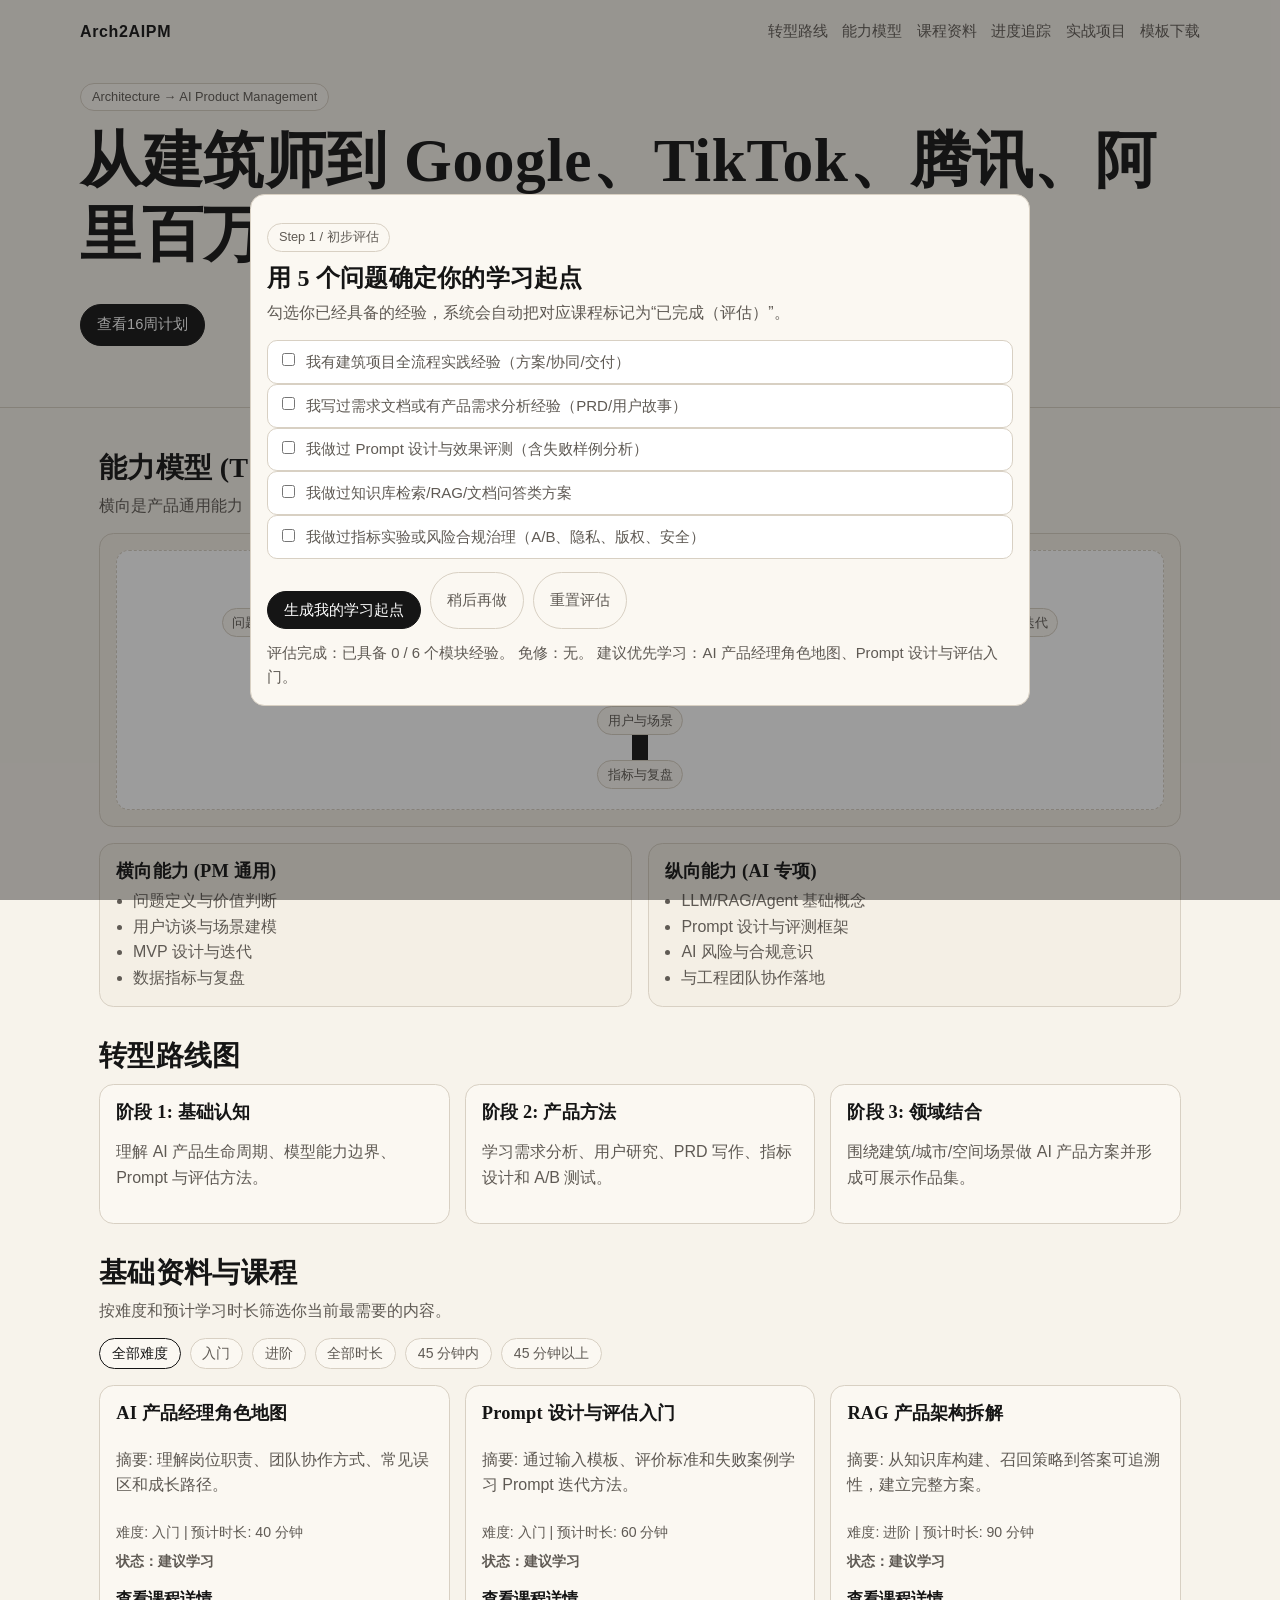
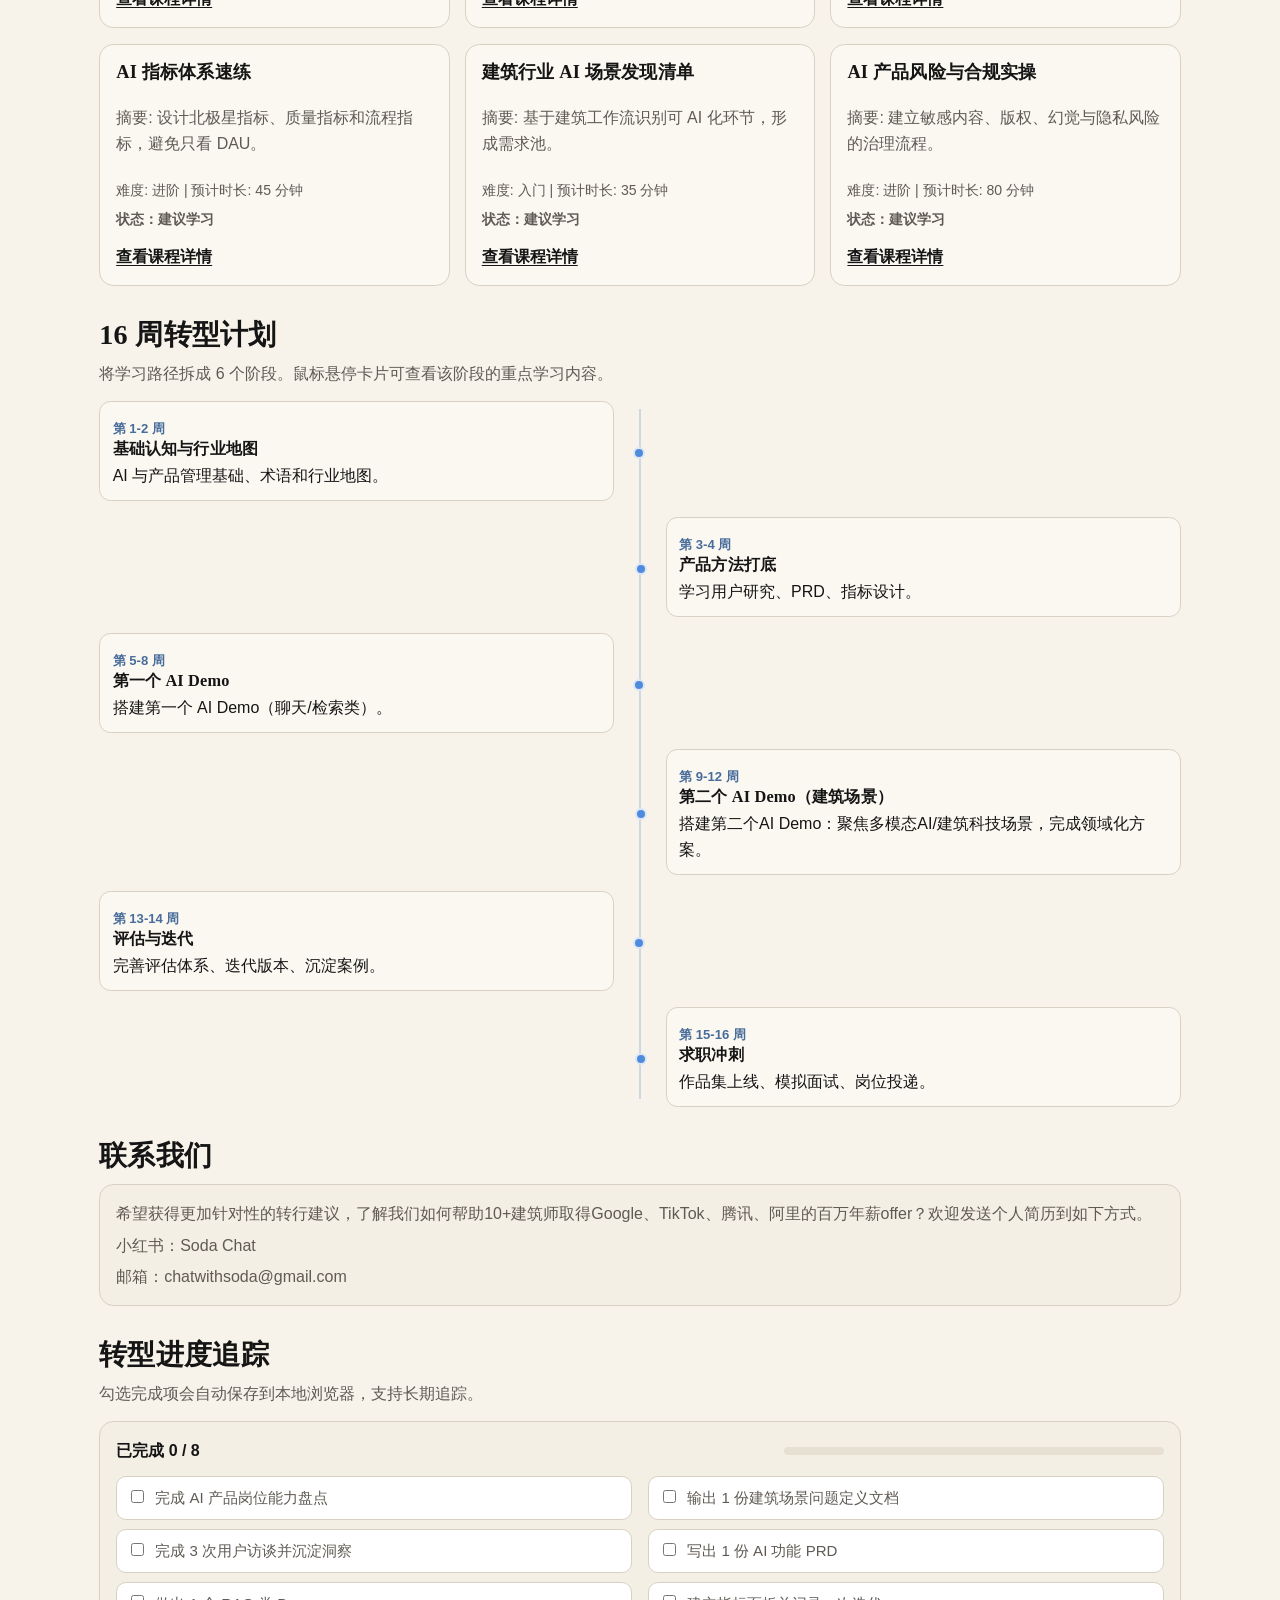
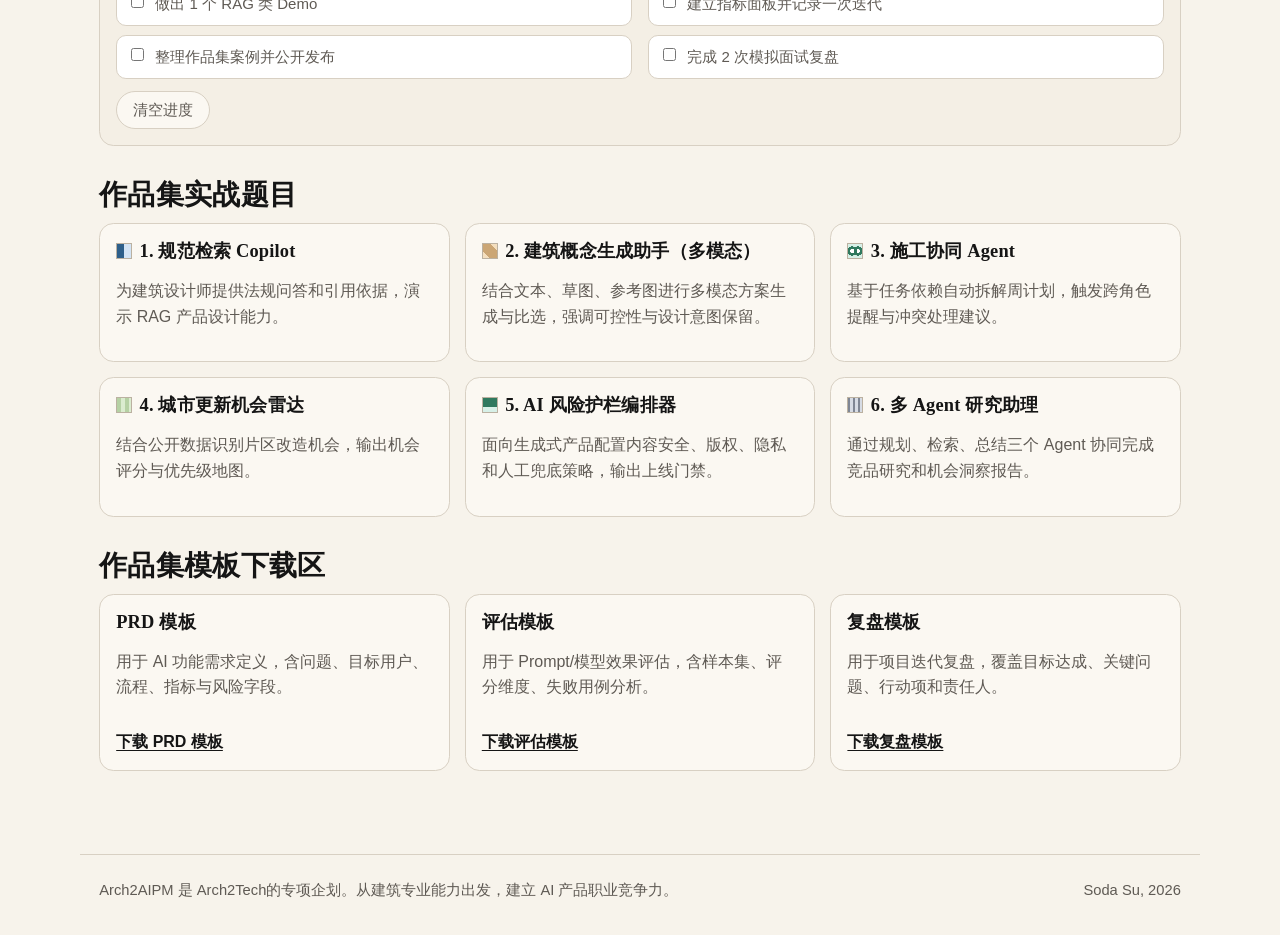
<file: index.html>
<!doctype html>
<html lang="zh-CN">
  <head>
    <meta charset="UTF-8" />
    <meta name="viewport" content="width=device-width, initial-scale=1.0" />
    <title>Arch2AIPM - 建筑师转型 AI 产品经理</title>
    <meta
      name="description"
      content="帮助建筑师系统转型为 AI 产品经理的学习网站：路线图、能力模型、项目实战与资料库。"
    />
    <link rel="stylesheet" href="styles.css?v=20260308b" />
  </head>
  <body>
    <header class="hero">
      <nav class="top-nav">
        <span class="logo">Arch2AIPM</span>
        <div class="nav-links">
          <a href="#roadmap">转型路线</a>
          <a href="#skills">能力模型</a>
          <a href="#course-library">课程资料</a>
          <a href="#tracker">进度追踪</a>
          <a href="#projects">实战项目</a>
          <a href="#templates">模板下载</a>
        </div>
      </nav>
      <div class="hero-content">
        <p class="badge">Architecture → AI Product Management</p>
        <h1>从建筑师到 Google、TikTok、腾讯、阿里百万年薪 offer，我也可以吗？</h1>
        <a class="cta" href="#plan">查看16周计划</a>
      </div>
    </header>

    <main>
      <section id="skills" class="card-section alt">
        <h2>能力模型 (T 型)</h2>
        <p class="section-intro">横向是产品通用能力，纵向是 AI 专项深度。两者叠加形成你的转型竞争力。</p>
        <div class="card t-model-card">
          <div class="t-model-viz" aria-hidden="true">
            <div class="t-bar-horizontal"></div>
            <div class="t-bar-vertical"></div>
            <div class="t-node t-node-top">AI 专项深度</div>
            <div class="t-node t-node-left">问题定义</div>
            <div class="t-node t-node-center">用户与场景</div>
            <div class="t-node t-node-right">MVP 与迭代</div>
            <div class="t-node t-node-bottom">指标与复盘</div>
          </div>
        </div>
        <div class="grid-2">
          <article class="card">
            <h3>横向能力 (PM 通用)</h3>
            <ul>
              <li>问题定义与价值判断</li>
              <li>用户访谈与场景建模</li>
              <li>MVP 设计与迭代</li>
              <li>数据指标与复盘</li>
            </ul>
          </article>
          <article class="card">
            <h3>纵向能力 (AI 专项)</h3>
            <ul>
              <li>LLM/RAG/Agent 基础概念</li>
              <li>Prompt 设计与评测框架</li>
              <li>AI 风险与合规意识</li>
              <li>与工程团队协作落地</li>
            </ul>
          </article>
        </div>
      </section>

      <section id="roadmap" class="card-section">
        <h2>转型路线图</h2>
        <div class="grid-3">
          <article class="card">
            <h3>阶段 1: 基础认知</h3>
            <p>理解 AI 产品生命周期、模型能力边界、Prompt 与评估方法。</p>
          </article>
          <article class="card">
            <h3>阶段 2: 产品方法</h3>
            <p>学习需求分析、用户研究、PRD 写作、指标设计和 A/B 测试。</p>
          </article>
          <article class="card">
            <h3>阶段 3: 领域结合</h3>
            <p>围绕建筑/城市/空间场景做 AI 产品方案并形成可展示作品集。</p>
          </article>
        </div>
      </section>

      <section id="course-library" class="card-section">
        <h2>基础资料与课程</h2>
        <p class="section-intro">
          按难度和预计学习时长筛选你当前最需要的内容。
        </p>
        <div class="filters" id="filters">
          <button class="filter-btn is-active" data-filter-type="level" data-filter-value="all" type="button">
            全部难度
          </button>
          <button class="filter-btn" data-filter-type="level" data-filter-value="beginner" type="button">
            入门
          </button>
          <button class="filter-btn" data-filter-type="level" data-filter-value="intermediate" type="button">
            进阶
          </button>
          <button class="filter-btn" data-filter-type="duration" data-filter-value="all" type="button">
            全部时长
          </button>
          <button class="filter-btn" data-filter-type="duration" data-filter-value="short" type="button">
            45 分钟内
          </button>
          <button class="filter-btn" data-filter-type="duration" data-filter-value="long" type="button">
            45 分钟以上
          </button>
        </div>

        <div class="grid-3" id="courseGrid">
          <article class="card course-card" data-level="beginner" data-duration="short" data-course-id="ai-pm-role-map">
            <h3>AI 产品经理角色地图</h3>
            <p>摘要: 理解岗位职责、团队协作方式、常见误区和成长路径。</p>
            <p class="meta">难度: 入门 | 预计时长: 40 分钟</p>
            <p class="course-status"></p>
            <a class="download-link" href="courses/course.html?id=ai-pm-role-map">查看课程详情</a>
          </article>
          <article class="card course-card" data-level="beginner" data-duration="long" data-course-id="prompt-and-evals">
            <h3>Prompt 设计与评估入门</h3>
            <p>摘要: 通过输入模板、评价标准和失败案例学习 Prompt 迭代方法。</p>
            <p class="meta">难度: 入门 | 预计时长: 60 分钟</p>
            <p class="course-status"></p>
            <a class="download-link" href="courses/course.html?id=prompt-and-evals">查看课程详情</a>
          </article>
          <article class="card course-card" data-level="intermediate" data-duration="long" data-course-id="rag-architecture">
            <h3>RAG 产品架构拆解</h3>
            <p>摘要: 从知识库构建、召回策略到答案可追溯性，建立完整方案。</p>
            <p class="meta">难度: 进阶 | 预计时长: 90 分钟</p>
            <p class="course-status"></p>
            <a class="download-link" href="courses/course.html?id=rag-architecture">查看课程详情</a>
          </article>
          <article class="card course-card" data-level="intermediate" data-duration="short" data-course-id="ai-metrics-sprint">
            <h3>AI 指标体系速练</h3>
            <p>摘要: 设计北极星指标、质量指标和流程指标，避免只看 DAU。</p>
            <p class="meta">难度: 进阶 | 预计时长: 45 分钟</p>
            <p class="course-status"></p>
            <a class="download-link" href="courses/course.html?id=ai-metrics-sprint">查看课程详情</a>
          </article>
          <article class="card course-card" data-level="beginner" data-duration="short" data-course-id="architecture-ai-opportunity-map">
            <h3>建筑行业 AI 场景发现清单</h3>
            <p>摘要: 基于建筑工作流识别可 AI 化环节，形成需求池。</p>
            <p class="meta">难度: 入门 | 预计时长: 35 分钟</p>
            <p class="course-status"></p>
            <a class="download-link" href="courses/course.html?id=architecture-ai-opportunity-map">查看课程详情</a>
          </article>
          <article class="card course-card" data-level="intermediate" data-duration="long" data-course-id="ai-risk-compliance">
            <h3>AI 产品风险与合规实操</h3>
            <p>摘要: 建立敏感内容、版权、幻觉与隐私风险的治理流程。</p>
            <p class="meta">难度: 进阶 | 预计时长: 80 分钟</p>
            <p class="course-status"></p>
            <a class="download-link" href="courses/course.html?id=ai-risk-compliance">查看课程详情</a>
          </article>
        </div>
      </section>

      <section id="plan" class="card-section">
        <h2>16 周转型计划</h2>
        <p class="section-intro">将学习路径拆成 6 个阶段。鼠标悬停卡片可查看该阶段的重点学习内容。</p>
        <div class="timeline-16" aria-label="16 周转型时间线">
          <article class="timeline-step left">
            <p class="timeline-week">第 1-2 周</p>
            <h3>基础认知与行业地图</h3>
            <p>AI 与产品管理基础、术语和行业地图。</p>
            <div class="plan-tooltip" role="note">
              学习重点：AI 产品生命周期、角色分工、行业价值链与岗位能力映射。
            </div>
          </article>
          <article class="timeline-step right">
            <p class="timeline-week">第 3-4 周</p>
            <h3>产品方法打底</h3>
            <p>学习用户研究、PRD、指标设计。</p>
            <div class="plan-tooltip" role="note">
              学习重点：访谈提纲、需求澄清、PRD 结构化表达、北极星指标定义。
            </div>
          </article>
          <article class="timeline-step left">
            <p class="timeline-week">第 5-8 周</p>
            <h3>第一个 AI Demo</h3>
            <p>搭建第一个 AI Demo（聊天/检索类）。</p>
            <div class="plan-tooltip" role="note">
              学习重点：最小可用流程、Prompt 迭代、基础评测集、日志与错误分类。
            </div>
          </article>
          <article class="timeline-step right">
            <p class="timeline-week">第 9-12 周</p>
            <h3>第二个 AI Demo（建筑场景）</h3>
            <p>搭建第二个AI Demo：聚焦多模态AI/建筑科技场景，完成领域化方案。</p>
            <div class="plan-tooltip" role="note">
              学习重点：建筑业务流程建模、领域数据组织、RAG 可追溯输出与风险边界。
            </div>
          </article>
          <article class="timeline-step left">
            <p class="timeline-week">第 13-14 周</p>
            <h3>评估与迭代</h3>
            <p>完善评估体系、迭代版本、沉淀案例。</p>
            <div class="plan-tooltip" role="note">
              学习重点：离线评估、线上指标看板、版本对比与复盘模板沉淀。
            </div>
          </article>
          <article class="timeline-step right">
            <p class="timeline-week">第 15-16 周</p>
            <h3>求职冲刺</h3>
            <p>作品集上线、模拟面试、岗位投递。</p>
            <div class="plan-tooltip" role="note">
              学习重点：项目叙事、STAR 面试表达、岗位匹配策略与简历打磨。
            </div>
          </article>
        </div>
      </section>

      <section id="contact" class="card-section alt">
        <h2>联系我们</h2>
        <div class="card contact-card">
          <p>希望获得更加针对性的转行建议，了解我们如何帮助10+建筑师取得Google、TikTok、腾讯、阿里的百万年薪offer？欢迎发送个人简历到如下方式。</p>
          <p>小红书：Soda Chat</p>
          <p>邮箱：chatwithsoda@gmail.com</p>
        </div>
      </section>

      <section id="tracker" class="card-section alt">
        <h2>转型进度追踪</h2>
        <p class="section-intro">
          勾选完成项会自动保存到本地浏览器，支持长期追踪。
        </p>
        <div class="card tracker-shell">
          <div class="tracker-header">
            <strong id="progressText">已完成 0 / 8</strong>
            <div class="progress-bar" aria-hidden="true">
              <span id="progressFill"></span>
            </div>
          </div>
          <div class="task-list" id="taskList">
            <label><input type="checkbox" data-task-id="t1" />完成 AI 产品岗位能力盘点</label>
            <label><input type="checkbox" data-task-id="t2" />输出 1 份建筑场景问题定义文档</label>
            <label><input type="checkbox" data-task-id="t3" />完成 3 次用户访谈并沉淀洞察</label>
            <label><input type="checkbox" data-task-id="t4" />写出 1 份 AI 功能 PRD</label>
            <label><input type="checkbox" data-task-id="t5" />做出 1 个 RAG 类 Demo</label>
            <label><input type="checkbox" data-task-id="t6" />建立指标面板并记录一次迭代</label>
            <label><input type="checkbox" data-task-id="t7" />整理作品集案例并公开发布</label>
            <label><input type="checkbox" data-task-id="t8" />完成 2 次模拟面试复盘</label>
          </div>
          <div class="tracker-actions">
            <button id="resetTracker" class="ghost-btn" type="button">清空进度</button>
          </div>
        </div>
      </section>

      <section id="projects" class="card-section">
        <h2>作品集实战题目</h2>
        <div class="grid-3 project-grid">
          <article class="card">
            <h3><span class="pixel-icon px-book" aria-hidden="true"></span>1. 规范检索 Copilot</h3>
            <p>为建筑设计师提供法规问答和引用依据，演示 RAG 产品设计能力。</p>
          </article>
          <article class="card">
            <h3><span class="pixel-icon px-cube" aria-hidden="true"></span>2. 建筑概念生成助手（多模态）</h3>
            <p>结合文本、草图、参考图进行多模态方案生成与比选，强调可控性与设计意图保留。</p>
          </article>
          <article class="card">
            <h3><span class="pixel-icon px-loop" aria-hidden="true"></span>3. 施工协同 Agent</h3>
            <p>基于任务依赖自动拆解周计划，触发跨角色提醒与冲突处理建议。</p>
          </article>
          <article class="card">
            <h3><span class="pixel-icon px-map" aria-hidden="true"></span>4. 城市更新机会雷达</h3>
            <p>结合公开数据识别片区改造机会，输出机会评分与优先级地图。</p>
          </article>
          <article class="card">
            <h3><span class="pixel-icon px-shield" aria-hidden="true"></span>5. AI 风险护栏编排器</h3>
            <p>面向生成式产品配置内容安全、版权、隐私和人工兜底策略，输出上线门禁。</p>
          </article>
          <article class="card">
            <h3><span class="pixel-icon px-grid" aria-hidden="true"></span>6. 多 Agent 研究助理</h3>
            <p>通过规划、检索、总结三个 Agent 协同完成竞品研究和机会洞察报告。</p>
          </article>
        </div>
      </section>

      <section id="templates" class="card-section">
        <h2>作品集模板下载区</h2>
        <div class="grid-3">
          <article class="card">
            <h3>PRD 模板</h3>
            <p>用于 AI 功能需求定义，含问题、目标用户、流程、指标与风险字段。</p>
            <a class="download-link" href="templates/ai-prd-template.md" download>下载 PRD 模板</a>
          </article>
          <article class="card">
            <h3>评估模板</h3>
            <p>用于 Prompt/模型效果评估，含样本集、评分维度、失败用例分析。</p>
            <a class="download-link" href="templates/ai-evaluation-template.md" download>下载评估模板</a>
          </article>
          <article class="card">
            <h3>复盘模板</h3>
            <p>用于项目迭代复盘，覆盖目标达成、关键问题、行动项和责任人。</p>
            <a class="download-link" href="templates/iteration-retrospective-template.md" download>下载复盘模板</a>
          </article>
        </div>
      </section>

    </main>

    <footer>
      <p>Arch2AIPM 是 Arch2Tech的专项企划。从建筑专业能力出发，建立 AI 产品职业竞争力。</p>
      <p class="footer-sign">Soda Su, 2026</p>
    </footer>

    <div id="assessmentModal" class="modal" aria-hidden="true">
      <div class="modal-card">
        <p class="badge">Step 1 / 初步评估</p>
        <h2>用 5 个问题确定你的学习起点</h2>
        <p class="section-intro">
          勾选你已经具备的经验，系统会自动把对应课程标记为“已完成（评估）”。
        </p>
        <form id="assessmentForm" class="assessment-form">
          <label><input type="checkbox" data-question-id="q1" />我有建筑项目全流程实践经验（方案/协同/交付）</label>
          <label><input type="checkbox" data-question-id="q2" />我写过需求文档或有产品需求分析经验（PRD/用户故事）</label>
          <label><input type="checkbox" data-question-id="q3" />我做过 Prompt 设计与效果评测（含失败样例分析）</label>
          <label><input type="checkbox" data-question-id="q4" />我做过知识库检索/RAG/文档问答类方案</label>
          <label><input type="checkbox" data-question-id="q5" />我做过指标实验或风险合规治理（A/B、隐私、版权、安全）</label>
        </form>
        <div class="assessment-actions">
          <button id="runAssessment" type="button" class="cta">生成我的学习起点</button>
          <button id="closeAssessment" type="button" class="ghost-btn">稍后再做</button>
          <button id="resetAssessment" type="button" class="ghost-btn">重置评估</button>
        </div>
        <p id="assessmentSummary" class="assessment-summary">
          还未评估。完成后会显示“免修模块”和“建议优先学习模块”。
        </p>
      </div>
    </div>
    <script src="script.js"></script>
  </body>
</html>
</file>
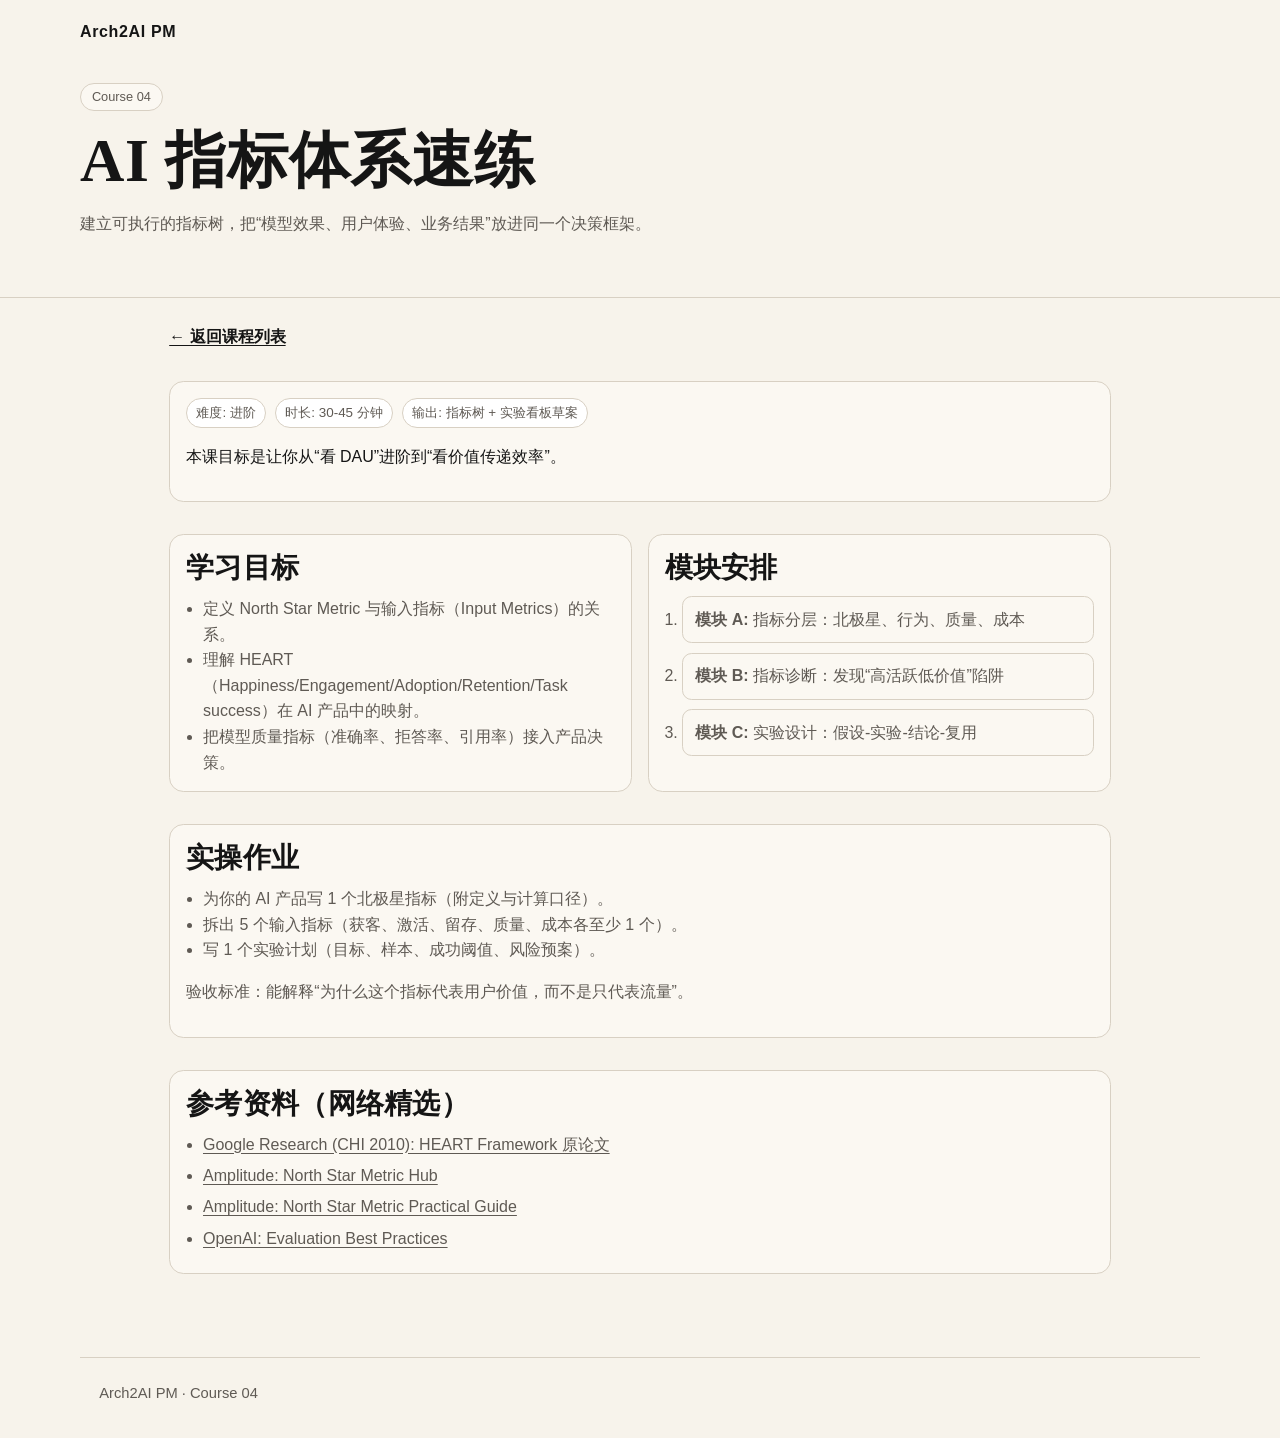
<file: courses/ai-metrics-sprint.html>
<!doctype html>
<html lang="zh-CN">
  <head>
    <meta charset="UTF-8" />
    <meta name="viewport" content="width=device-width, initial-scale=1.0" />
    <title>课程详情 - AI 指标体系速练</title>
    <meta name="description" content="AI 产品指标体系：北极星、HEART、质量评估与实验闭环。" />
    <link rel="stylesheet" href="../styles.css" />
  </head>
  <body>
    <header class="hero">
      <nav class="top-nav"><span class="logo">Arch2AI PM</span></nav>
      <div class="hero-content">
        <p class="badge">Course 04</p>
        <h1>AI 指标体系速练</h1>
        <p>建立可执行的指标树，把“模型效果、用户体验、业务结果”放进同一个决策框架。</p>
      </div>
    </header>

    <main class="course-main">
      <a class="back-link" href="../index.html#course-library">← 返回课程列表</a>
      <section class="card-section">
        <article class="course-hero">
          <div class="course-meta">
            <span class="chip">难度: 进阶</span>
            <span class="chip">时长: 30-45 分钟</span>
            <span class="chip">输出: 指标树 + 实验看板草案</span>
          </div>
          <p>本课目标是让你从“看 DAU”进阶到“看价值传递效率”。</p>
        </article>
      </section>

      <section class="card-section grid-2">
        <article class="card">
          <h2>学习目标</h2>
          <ul class="learning-list">
            <li>定义 North Star Metric 与输入指标（Input Metrics）的关系。</li>
            <li>理解 HEART（Happiness/Engagement/Adoption/Retention/Task success）在 AI 产品中的映射。</li>
            <li>把模型质量指标（准确率、拒答率、引用率）接入产品决策。</li>
          </ul>
        </article>
        <article class="card">
          <h2>模块安排</h2>
          <ol class="timeline">
            <li><strong>模块 A:</strong> 指标分层：北极星、行为、质量、成本</li>
            <li><strong>模块 B:</strong> 指标诊断：发现“高活跃低价值”陷阱</li>
            <li><strong>模块 C:</strong> 实验设计：假设-实验-结论-复用</li>
          </ol>
        </article>
      </section>

      <section class="card-section">
        <article class="card deliverable">
          <h2>实操作业</h2>
          <ul class="learning-list">
            <li>为你的 AI 产品写 1 个北极星指标（附定义与计算口径）。</li>
            <li>拆出 5 个输入指标（获客、激活、留存、质量、成本各至少 1 个）。</li>
            <li>写 1 个实验计划（目标、样本、成功阈值、风险预案）。</li>
          </ul>
          <p>验收标准：能解释“为什么这个指标代表用户价值，而不是只代表流量”。</p>
        </article>
      </section>

      <section class="card-section">
        <article class="card">
          <h2>参考资料（网络精选）</h2>
          <ul class="resource-list">
            <li><a href="https://research.google/pubs/measuring-the-user-experience-on-a-large-scale-user-centered-metrics-for-web-applications/" target="_blank" rel="noreferrer">Google Research (CHI 2010): HEART Framework 原论文</a></li>
            <li><a href="https://amplitude.com/north-star-hub" target="_blank" rel="noreferrer">Amplitude: North Star Metric Hub</a></li>
            <li><a href="https://amplitude.com/en-us/blog/product-north-star-metric" target="_blank" rel="noreferrer">Amplitude: North Star Metric Practical Guide</a></li>
            <li><a href="https://platform.openai.com/docs/guides/evaluation-best-practices" target="_blank" rel="noreferrer">OpenAI: Evaluation Best Practices</a></li>
          </ul>
        </article>
      </section>
    </main>

    <footer><p>Arch2AI PM · Course 04</p></footer>
  </body>
</html>
</file>
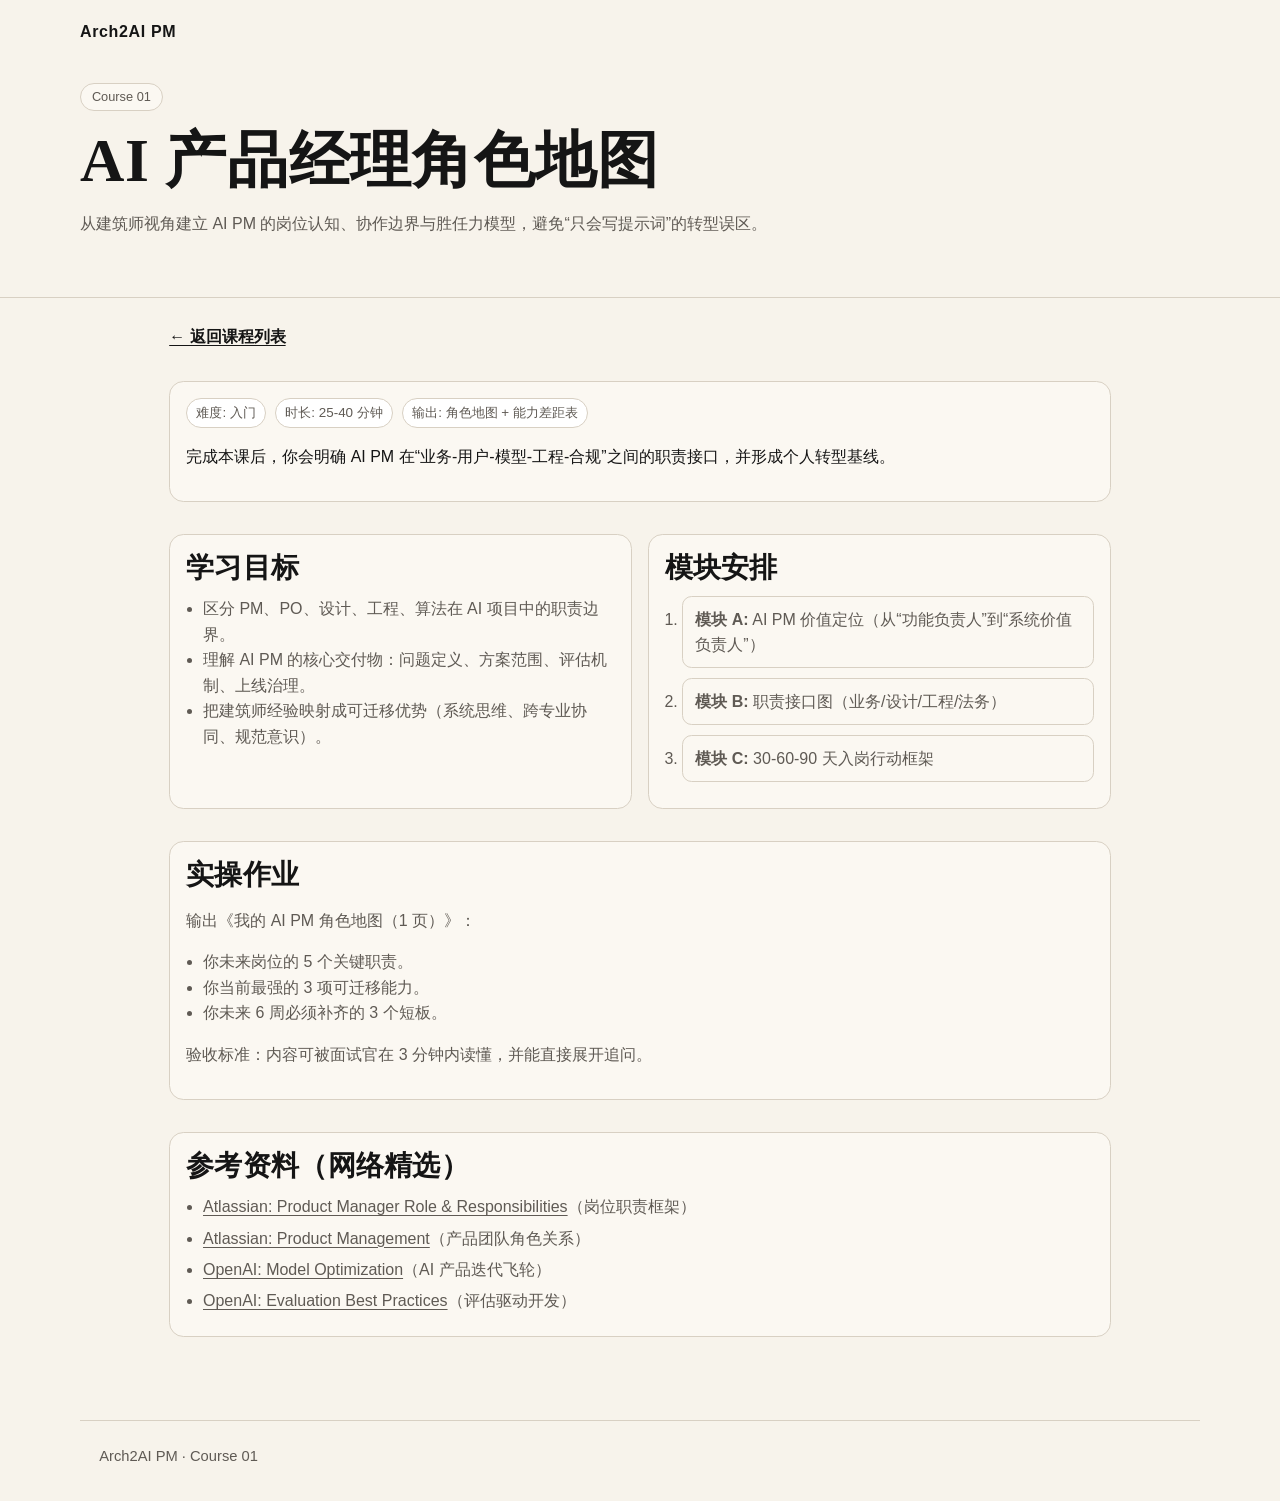
<file: courses/ai-pm-role-map.html>
<!doctype html>
<html lang="zh-CN">
  <head>
    <meta charset="UTF-8" />
    <meta name="viewport" content="width=device-width, initial-scale=1.0" />
    <title>课程详情 - AI 产品经理角色地图</title>
    <meta name="description" content="建筑师转型 AI 产品经理课程：角色地图、能力栈、90 天行动方案。" />
    <link rel="stylesheet" href="../styles.css" />
  </head>
  <body>
    <header class="hero">
      <nav class="top-nav">
        <span class="logo">Arch2AI PM</span>
      </nav>
      <div class="hero-content">
        <p class="badge">Course 01</p>
        <h1>AI 产品经理角色地图</h1>
        <p>从建筑师视角建立 AI PM 的岗位认知、协作边界与胜任力模型，避免“只会写提示词”的转型误区。</p>
      </div>
    </header>

    <main class="course-main">
      <a class="back-link" href="../index.html#course-library">← 返回课程列表</a>
      <section class="card-section">
        <article class="course-hero">
          <div class="course-meta">
            <span class="chip">难度: 入门</span>
            <span class="chip">时长: 25-40 分钟</span>
            <span class="chip">输出: 角色地图 + 能力差距表</span>
          </div>
          <p>完成本课后，你会明确 AI PM 在“业务-用户-模型-工程-合规”之间的职责接口，并形成个人转型基线。</p>
        </article>
      </section>

      <section class="card-section grid-2">
        <article class="card">
          <h2>学习目标</h2>
          <ul class="learning-list">
            <li>区分 PM、PO、设计、工程、算法在 AI 项目中的职责边界。</li>
            <li>理解 AI PM 的核心交付物：问题定义、方案范围、评估机制、上线治理。</li>
            <li>把建筑师经验映射成可迁移优势（系统思维、跨专业协同、规范意识）。</li>
          </ul>
        </article>
        <article class="card">
          <h2>模块安排</h2>
          <ol class="timeline">
            <li><strong>模块 A:</strong> AI PM 价值定位（从“功能负责人”到“系统价值负责人”）</li>
            <li><strong>模块 B:</strong> 职责接口图（业务/设计/工程/法务）</li>
            <li><strong>模块 C:</strong> 30-60-90 天入岗行动框架</li>
          </ol>
        </article>
      </section>

      <section class="card-section">
        <article class="card deliverable">
          <h2>实操作业</h2>
          <p>输出《我的 AI PM 角色地图（1 页）》：</p>
          <ul class="learning-list">
            <li>你未来岗位的 5 个关键职责。</li>
            <li>你当前最强的 3 项可迁移能力。</li>
            <li>你未来 6 周必须补齐的 3 个短板。</li>
          </ul>
          <p>验收标准：内容可被面试官在 3 分钟内读懂，并能直接展开追问。</p>
        </article>
      </section>

      <section class="card-section">
        <article class="card">
          <h2>参考资料（网络精选）</h2>
          <ul class="resource-list">
            <li><a href="https://www.atlassian.com/agile/product-management/product-manager" target="_blank" rel="noreferrer">Atlassian: Product Manager Role & Responsibilities</a>（岗位职责框架）</li>
            <li><a href="https://www.atlassian.com/agile/product-management" target="_blank" rel="noreferrer">Atlassian: Product Management</a>（产品团队角色关系）</li>
            <li><a href="https://platform.openai.com/docs/guides/model-optimization" target="_blank" rel="noreferrer">OpenAI: Model Optimization</a>（AI 产品迭代飞轮）</li>
            <li><a href="https://platform.openai.com/docs/guides/evaluation-best-practices" target="_blank" rel="noreferrer">OpenAI: Evaluation Best Practices</a>（评估驱动开发）</li>
          </ul>
        </article>
      </section>
    </main>

    <footer>
      <p>Arch2AI PM · Course 01</p>
    </footer>
  </body>
</html>
</file>
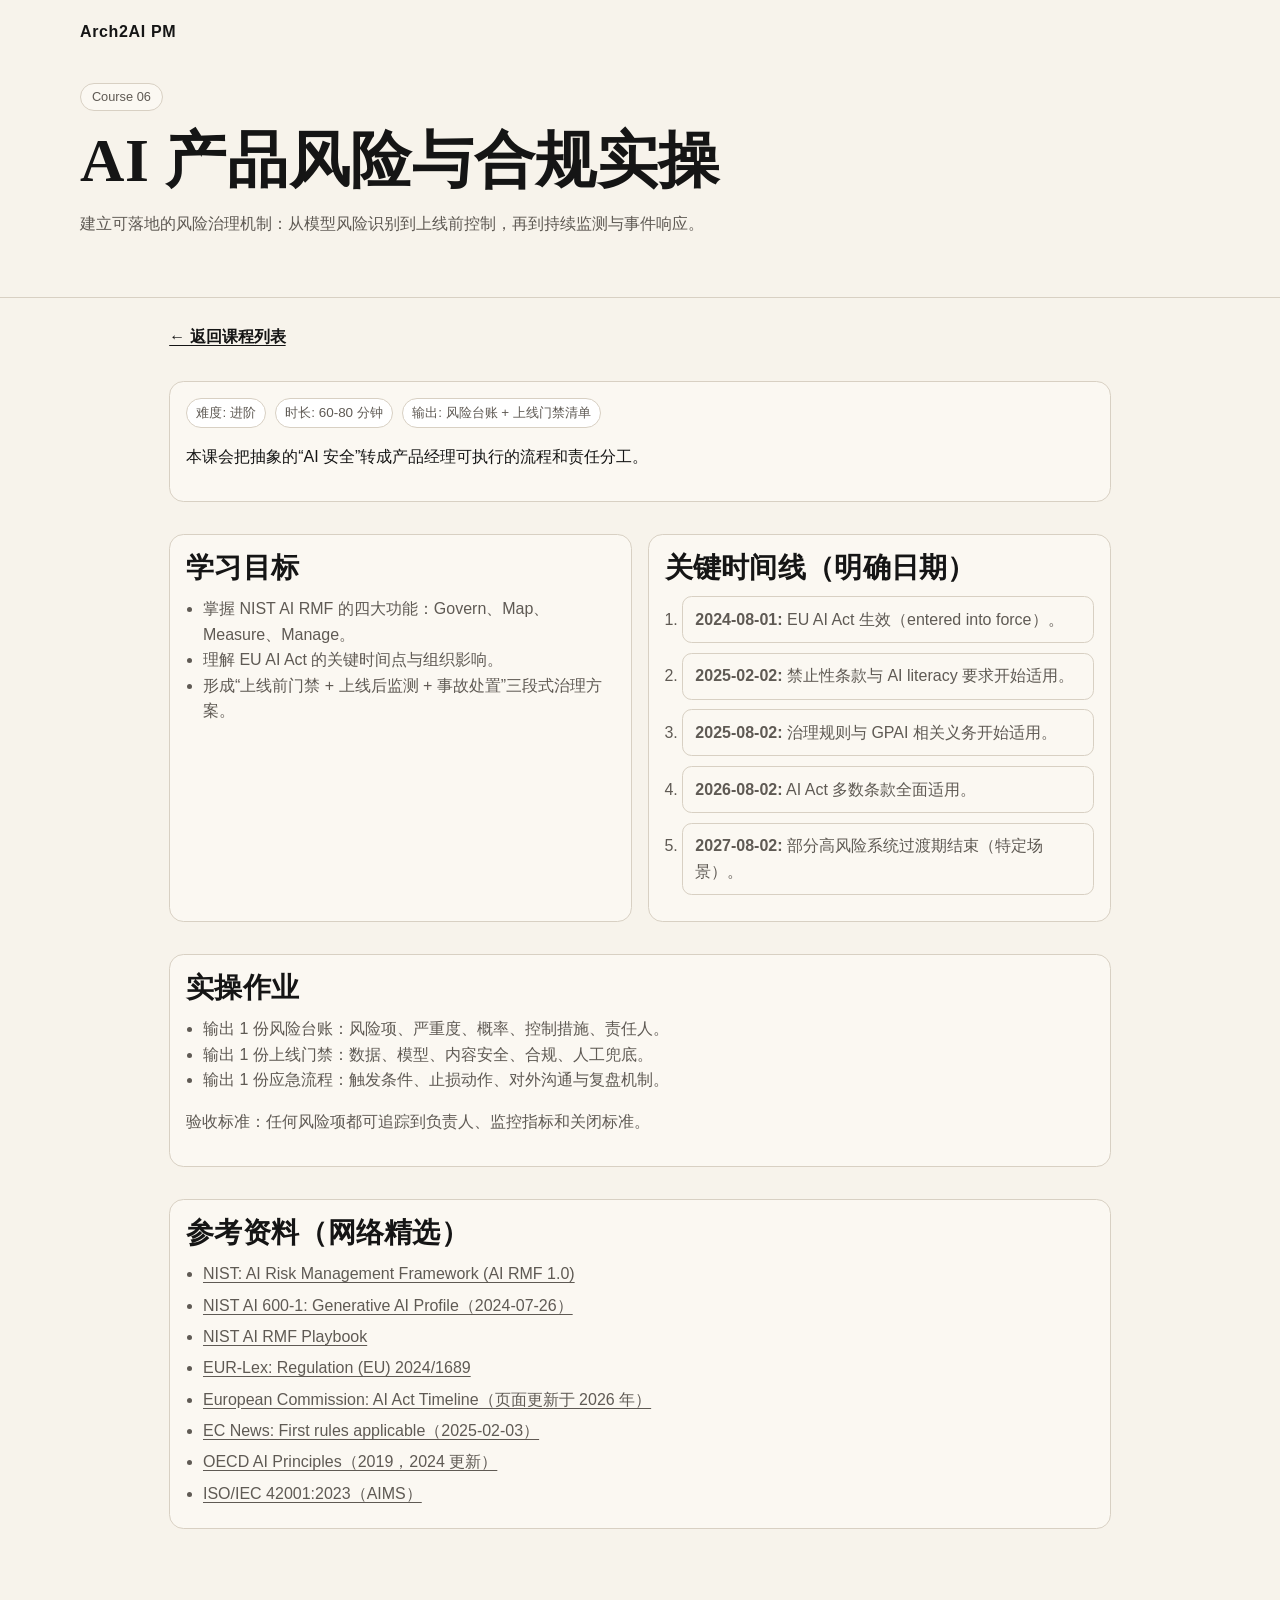
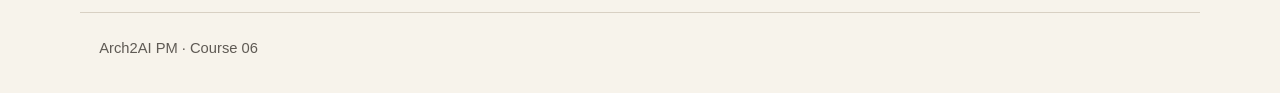
<file: courses/ai-risk-compliance.html>
<!doctype html>
<html lang="zh-CN">
  <head>
    <meta charset="UTF-8" />
    <meta name="viewport" content="width=device-width, initial-scale=1.0" />
    <title>课程详情 - AI 产品风险与合规实操</title>
    <meta name="description" content="AI 风险与合规课程：治理框架、法规时间线、上线前检查清单。" />
    <link rel="stylesheet" href="../styles.css" />
  </head>
  <body>
    <header class="hero">
      <nav class="top-nav"><span class="logo">Arch2AI PM</span></nav>
      <div class="hero-content">
        <p class="badge">Course 06</p>
        <h1>AI 产品风险与合规实操</h1>
        <p>建立可落地的风险治理机制：从模型风险识别到上线前控制，再到持续监测与事件响应。</p>
      </div>
    </header>

    <main class="course-main">
      <a class="back-link" href="../index.html#course-library">← 返回课程列表</a>
      <section class="card-section">
        <article class="course-hero">
          <div class="course-meta">
            <span class="chip">难度: 进阶</span>
            <span class="chip">时长: 60-80 分钟</span>
            <span class="chip">输出: 风险台账 + 上线门禁清单</span>
          </div>
          <p>本课会把抽象的“AI 安全”转成产品经理可执行的流程和责任分工。</p>
        </article>
      </section>

      <section class="card-section grid-2">
        <article class="card">
          <h2>学习目标</h2>
          <ul class="learning-list">
            <li>掌握 NIST AI RMF 的四大功能：Govern、Map、Measure、Manage。</li>
            <li>理解 EU AI Act 的关键时间点与组织影响。</li>
            <li>形成“上线前门禁 + 上线后监测 + 事故处置”三段式治理方案。</li>
          </ul>
        </article>
        <article class="card">
          <h2>关键时间线（明确日期）</h2>
          <ol class="timeline">
            <li><strong>2024-08-01:</strong> EU AI Act 生效（entered into force）。</li>
            <li><strong>2025-02-02:</strong> 禁止性条款与 AI literacy 要求开始适用。</li>
            <li><strong>2025-08-02:</strong> 治理规则与 GPAI 相关义务开始适用。</li>
            <li><strong>2026-08-02:</strong> AI Act 多数条款全面适用。</li>
            <li><strong>2027-08-02:</strong> 部分高风险系统过渡期结束（特定场景）。</li>
          </ol>
        </article>
      </section>

      <section class="card-section">
        <article class="card deliverable">
          <h2>实操作业</h2>
          <ul class="learning-list">
            <li>输出 1 份风险台账：风险项、严重度、概率、控制措施、责任人。</li>
            <li>输出 1 份上线门禁：数据、模型、内容安全、合规、人工兜底。</li>
            <li>输出 1 份应急流程：触发条件、止损动作、对外沟通与复盘机制。</li>
          </ul>
          <p>验收标准：任何风险项都可追踪到负责人、监控指标和关闭标准。</p>
        </article>
      </section>

      <section class="card-section">
        <article class="card">
          <h2>参考资料（网络精选）</h2>
          <ul class="resource-list">
            <li><a href="https://www.nist.gov/itl/ai-risk-management-framework" target="_blank" rel="noreferrer">NIST: AI Risk Management Framework (AI RMF 1.0)</a></li>
            <li><a href="https://www.nist.gov/publications/artificial-intelligence-risk-management-framework-generative-artificial-intelligence" target="_blank" rel="noreferrer">NIST AI 600-1: Generative AI Profile（2024-07-26）</a></li>
            <li><a href="https://www.nist.gov/itl/ai-risk-management-framework/nist-ai-rmf-playbook" target="_blank" rel="noreferrer">NIST AI RMF Playbook</a></li>
            <li><a href="https://eur-lex.europa.eu/eli/reg/2024/1689/oj" target="_blank" rel="noreferrer">EUR-Lex: Regulation (EU) 2024/1689</a></li>
            <li><a href="https://digital-strategy.ec.europa.eu/en/policies/regulatory-framework-ai" target="_blank" rel="noreferrer">European Commission: AI Act Timeline（页面更新于 2026 年）</a></li>
            <li><a href="https://digital-strategy.ec.europa.eu/en/news/first-rules-artificial-intelligence-act-are-now-applicable" target="_blank" rel="noreferrer">EC News: First rules applicable（2025-02-03）</a></li>
            <li><a href="https://oecd.ai/ai-principles/" target="_blank" rel="noreferrer">OECD AI Principles（2019，2024 更新）</a></li>
            <li><a href="https://www.iso.org/standard/42001" target="_blank" rel="noreferrer">ISO/IEC 42001:2023（AIMS）</a></li>
          </ul>
        </article>
      </section>
    </main>

    <footer><p>Arch2AI PM · Course 06</p></footer>
  </body>
</html>
</file>
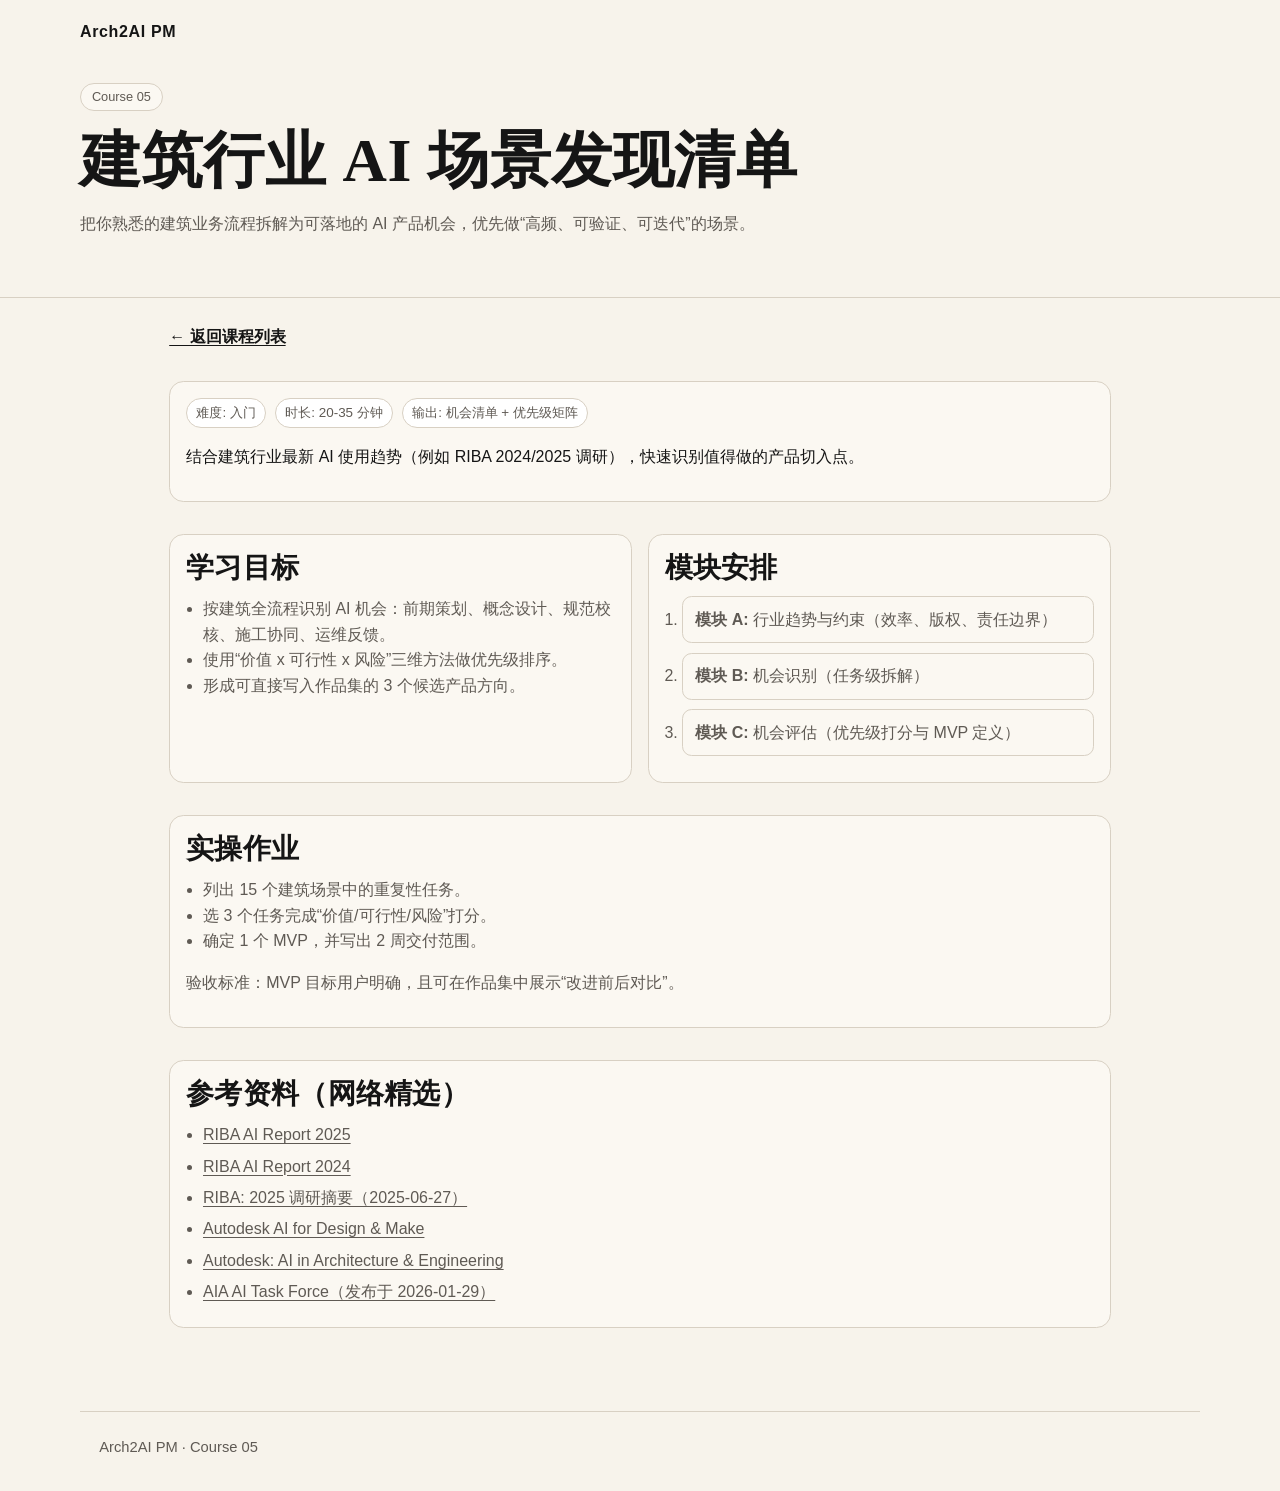
<file: courses/architecture-ai-opportunity-map.html>
<!doctype html>
<html lang="zh-CN">
  <head>
    <meta charset="UTF-8" />
    <meta name="viewport" content="width=device-width, initial-scale=1.0" />
    <title>课程详情 - 建筑行业 AI 场景发现清单</title>
    <meta name="description" content="建筑行业 AI 场景发现：从设计、规范、协作到交付的机会地图。" />
    <link rel="stylesheet" href="../styles.css" />
  </head>
  <body>
    <header class="hero">
      <nav class="top-nav"><span class="logo">Arch2AI PM</span></nav>
      <div class="hero-content">
        <p class="badge">Course 05</p>
        <h1>建筑行业 AI 场景发现清单</h1>
        <p>把你熟悉的建筑业务流程拆解为可落地的 AI 产品机会，优先做“高频、可验证、可迭代”的场景。</p>
      </div>
    </header>

    <main class="course-main">
      <a class="back-link" href="../index.html#course-library">← 返回课程列表</a>
      <section class="card-section">
        <article class="course-hero">
          <div class="course-meta">
            <span class="chip">难度: 入门</span>
            <span class="chip">时长: 20-35 分钟</span>
            <span class="chip">输出: 机会清单 + 优先级矩阵</span>
          </div>
          <p>结合建筑行业最新 AI 使用趋势（例如 RIBA 2024/2025 调研），快速识别值得做的产品切入点。</p>
        </article>
      </section>

      <section class="card-section grid-2">
        <article class="card">
          <h2>学习目标</h2>
          <ul class="learning-list">
            <li>按建筑全流程识别 AI 机会：前期策划、概念设计、规范校核、施工协同、运维反馈。</li>
            <li>使用“价值 x 可行性 x 风险”三维方法做优先级排序。</li>
            <li>形成可直接写入作品集的 3 个候选产品方向。</li>
          </ul>
        </article>
        <article class="card">
          <h2>模块安排</h2>
          <ol class="timeline">
            <li><strong>模块 A:</strong> 行业趋势与约束（效率、版权、责任边界）</li>
            <li><strong>模块 B:</strong> 机会识别（任务级拆解）</li>
            <li><strong>模块 C:</strong> 机会评估（优先级打分与 MVP 定义）</li>
          </ol>
        </article>
      </section>

      <section class="card-section">
        <article class="card deliverable">
          <h2>实操作业</h2>
          <ul class="learning-list">
            <li>列出 15 个建筑场景中的重复性任务。</li>
            <li>选 3 个任务完成“价值/可行性/风险”打分。</li>
            <li>确定 1 个 MVP，并写出 2 周交付范围。</li>
          </ul>
          <p>验收标准：MVP 目标用户明确，且可在作品集中展示“改进前后对比”。</p>
        </article>
      </section>

      <section class="card-section">
        <article class="card">
          <h2>参考资料（网络精选）</h2>
          <ul class="resource-list">
            <li><a href="https://www.architecture.com/knowledge-and-resources/resources-landing-page/riba-ai-report-2025" target="_blank" rel="noreferrer">RIBA AI Report 2025</a></li>
            <li><a href="https://www.architecture.com/knowledge-and-resources/resources-landing-page/riba-ai-report-2024" target="_blank" rel="noreferrer">RIBA AI Report 2024</a></li>
            <li><a href="https://www.architecture.com/knowledge-and-resources/knowledge-landing-page/second-riba-ai-report-shows-surge-in-usage-among-uk-architects" target="_blank" rel="noreferrer">RIBA: 2025 调研摘要（2025-06-27）</a></li>
            <li><a href="https://www.autodesk.com/solutions/autodesk-ai" target="_blank" rel="noreferrer">Autodesk AI for Design & Make</a></li>
            <li><a href="https://www.autodesk.com/solutions/ai-in-architecture-engineering" target="_blank" rel="noreferrer">Autodesk: AI in Architecture & Engineering</a></li>
            <li><a href="https://www.aia.org/resource-center/ai-task-force" target="_blank" rel="noreferrer">AIA AI Task Force（发布于 2026-01-29）</a></li>
          </ul>
        </article>
      </section>
    </main>

    <footer><p>Arch2AI PM · Course 05</p></footer>
  </body>
</html>
</file>
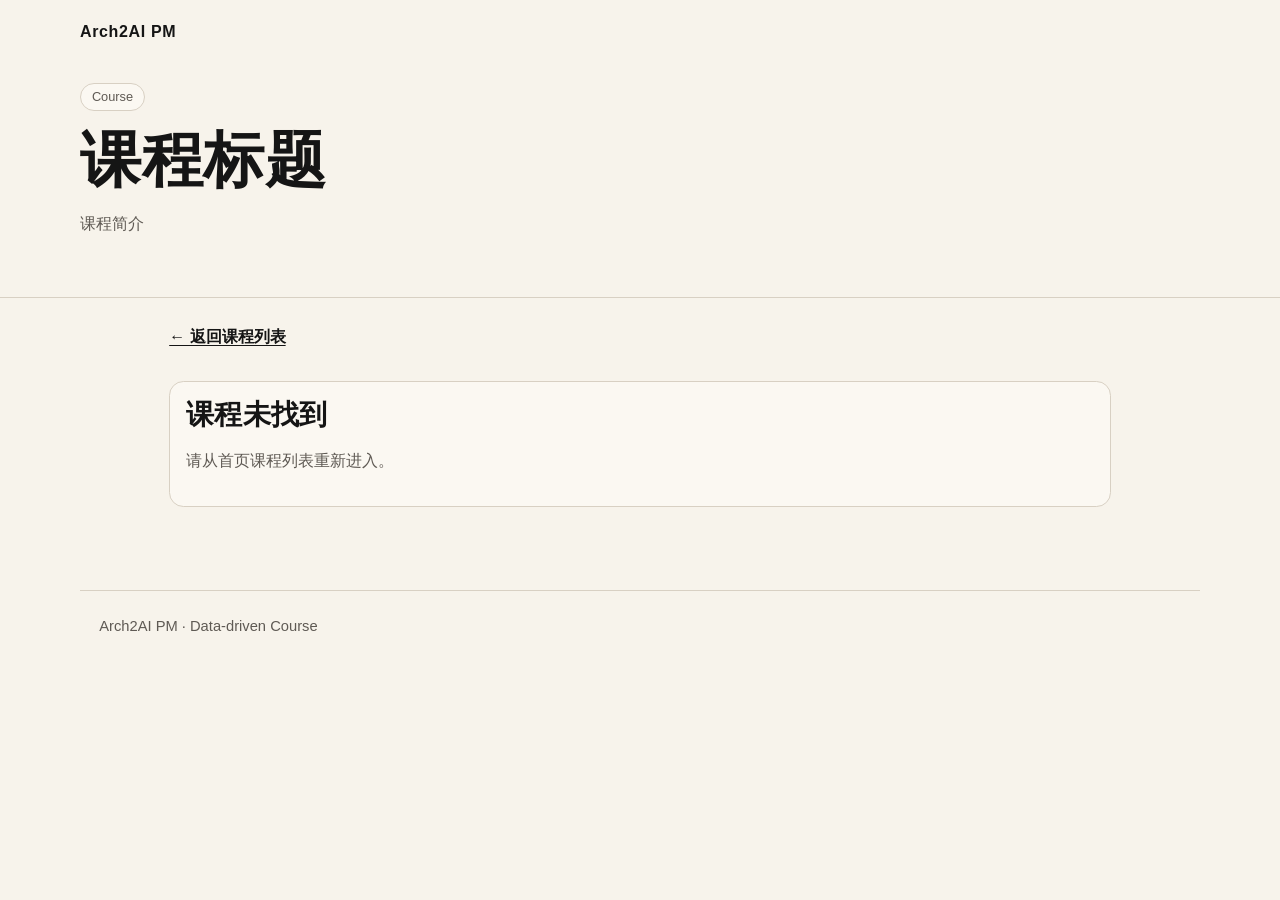
<file: courses/course.html>
<!doctype html>
<html lang="zh-CN">
  <head>
    <meta charset="UTF-8" />
    <meta name="viewport" content="width=device-width, initial-scale=1.0" />
    <title>课程详情</title>
    <meta name="description" content="Arch2AI PM 课程详情页面" />
    <link rel="stylesheet" href="../styles.css?v=20260308b" />
  </head>
  <body>
    <header class="hero">
      <nav class="top-nav">
        <span class="logo">Arch2AI PM</span>
      </nav>
      <div class="hero-content">
        <p class="badge" id="courseBadge">Course</p>
        <h1 id="courseTitle">课程标题</h1>
        <p id="courseSummary">课程简介</p>
      </div>
    </header>

    <main class="course-main">
      <a class="back-link" href="../index.html#course-library">← 返回课程列表</a>

      <section class="card-section">
        <article class="course-hero">
          <div class="course-meta">
            <span class="chip" id="chipDifficulty">难度:</span>
            <span class="chip" id="chipDuration">时长:</span>
            <span class="chip" id="chipOutput">输出:</span>
          </div>
        </article>
      </section>

      <section class="card-section grid-2">
        <article class="card">
          <h2>学习目标</h2>
          <ul class="learning-list" id="goalsList"></ul>
        </article>
        <article class="card">
          <h2>模块安排</h2>
          <ol class="timeline" id="modulesList"></ol>
        </article>
      </section>

      <section class="card-section" id="timelineSection" hidden>
        <article class="card">
          <h2>关键时间线（明确日期）</h2>
          <ol class="timeline" id="timelineList"></ol>
        </article>
      </section>

      <section class="card-section">
        <article class="card deliverable">
          <h2>实操作业</h2>
          <ul class="learning-list" id="assignmentsList"></ul>
          <p id="acceptance"></p>
        </article>
      </section>

      <section class="card-section">
        <article class="card">
          <h2>参考资料（网络精选）</h2>
          <ul class="resource-list" id="resources"></ul>
        </article>
      </section>
    </main>

    <footer>
      <p>Arch2AI PM · Data-driven Course</p>
    </footer>
    <script src="./courses-data.js"></script>
    <script src="./course.js"></script>
  </body>
</html>
</file>
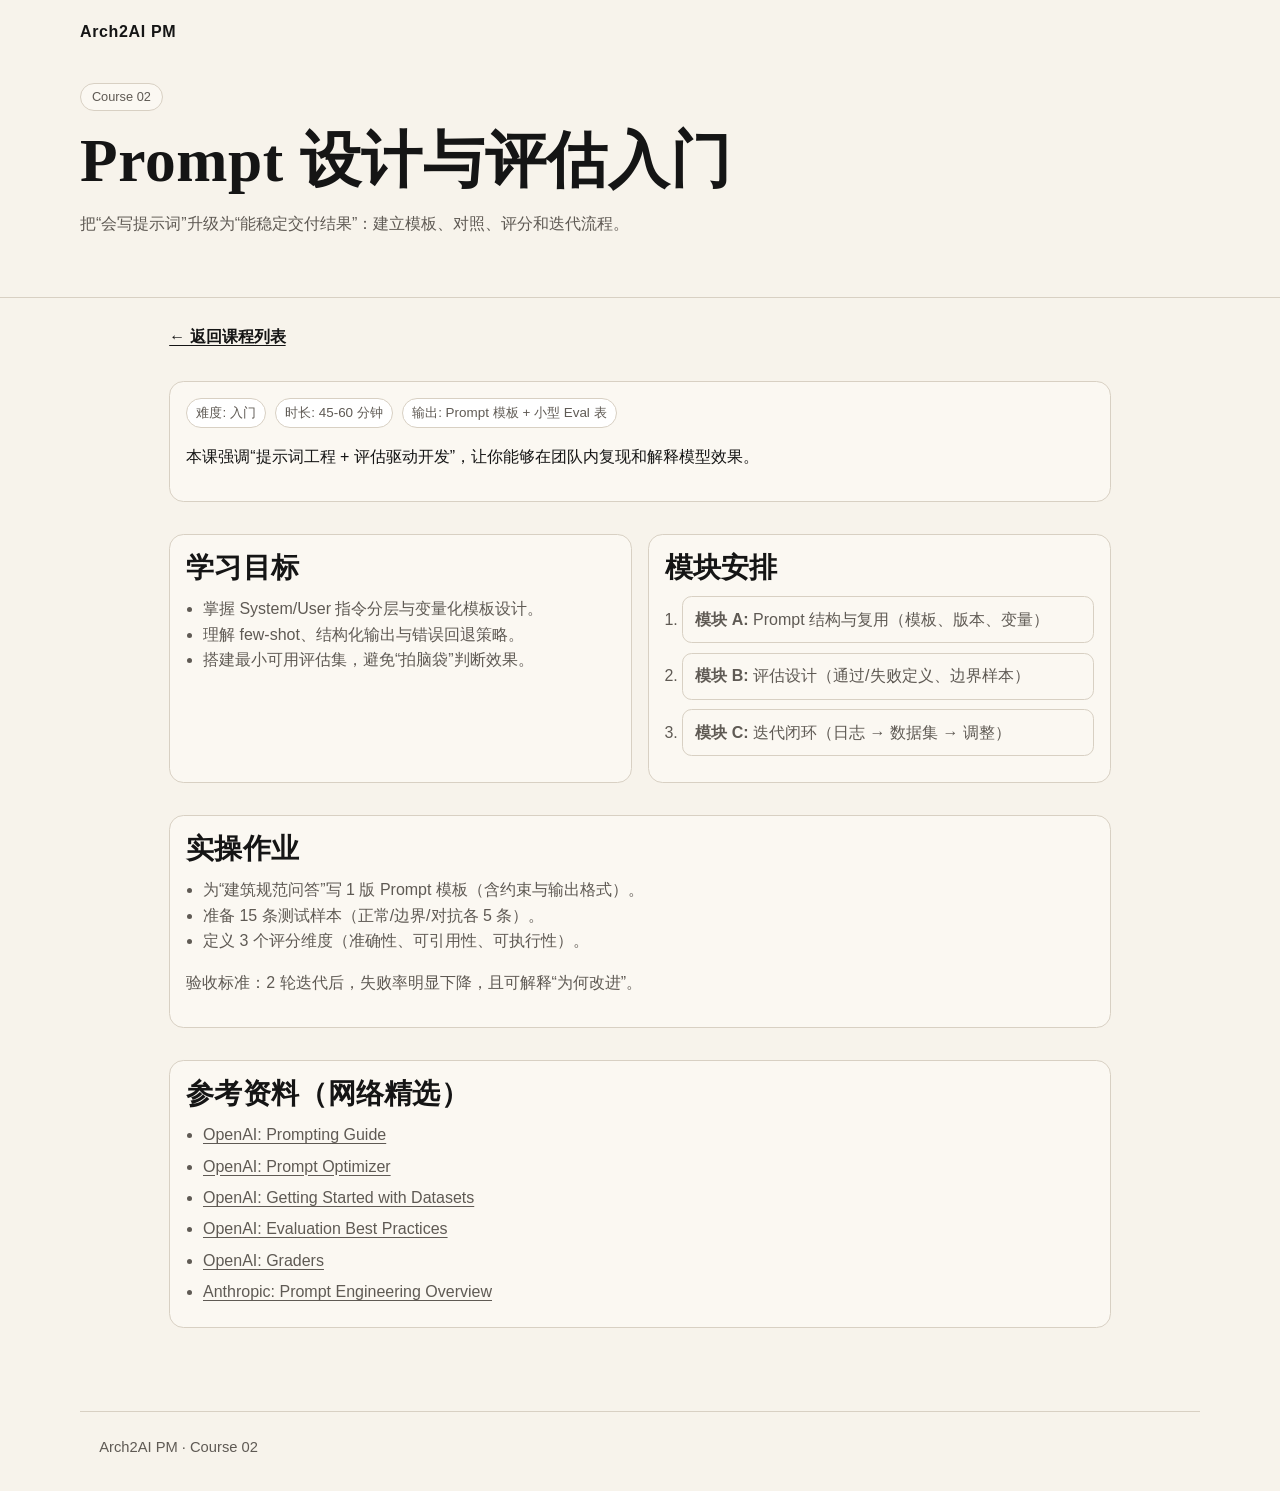
<file: courses/prompt-and-evals.html>
<!doctype html>
<html lang="zh-CN">
  <head>
    <meta charset="UTF-8" />
    <meta name="viewport" content="width=device-width, initial-scale=1.0" />
    <title>课程详情 - Prompt 设计与评估入门</title>
    <meta name="description" content="Prompt 设计与评估入门：从提示词到可重复评测。" />
    <link rel="stylesheet" href="../styles.css" />
  </head>
  <body>
    <header class="hero">
      <nav class="top-nav"><span class="logo">Arch2AI PM</span></nav>
      <div class="hero-content">
        <p class="badge">Course 02</p>
        <h1>Prompt 设计与评估入门</h1>
        <p>把“会写提示词”升级为“能稳定交付结果”：建立模板、对照、评分和迭代流程。</p>
      </div>
    </header>

    <main class="course-main">
      <a class="back-link" href="../index.html#course-library">← 返回课程列表</a>
      <section class="card-section">
        <article class="course-hero">
          <div class="course-meta">
            <span class="chip">难度: 入门</span>
            <span class="chip">时长: 45-60 分钟</span>
            <span class="chip">输出: Prompt 模板 + 小型 Eval 表</span>
          </div>
          <p>本课强调“提示词工程 + 评估驱动开发”，让你能够在团队内复现和解释模型效果。</p>
        </article>
      </section>

      <section class="card-section grid-2">
        <article class="card">
          <h2>学习目标</h2>
          <ul class="learning-list">
            <li>掌握 System/User 指令分层与变量化模板设计。</li>
            <li>理解 few-shot、结构化输出与错误回退策略。</li>
            <li>搭建最小可用评估集，避免“拍脑袋”判断效果。</li>
          </ul>
        </article>
        <article class="card">
          <h2>模块安排</h2>
          <ol class="timeline">
            <li><strong>模块 A:</strong> Prompt 结构与复用（模板、版本、变量）</li>
            <li><strong>模块 B:</strong> 评估设计（通过/失败定义、边界样本）</li>
            <li><strong>模块 C:</strong> 迭代闭环（日志 → 数据集 → 调整）</li>
          </ol>
        </article>
      </section>

      <section class="card-section">
        <article class="card deliverable">
          <h2>实操作业</h2>
          <ul class="learning-list">
            <li>为“建筑规范问答”写 1 版 Prompt 模板（含约束与输出格式）。</li>
            <li>准备 15 条测试样本（正常/边界/对抗各 5 条）。</li>
            <li>定义 3 个评分维度（准确性、可引用性、可执行性）。</li>
          </ul>
          <p>验收标准：2 轮迭代后，失败率明显下降，且可解释“为何改进”。</p>
        </article>
      </section>

      <section class="card-section">
        <article class="card">
          <h2>参考资料（网络精选）</h2>
          <ul class="resource-list">
            <li><a href="https://platform.openai.com/docs/guides/prompting" target="_blank" rel="noreferrer">OpenAI: Prompting Guide</a></li>
            <li><a href="https://platform.openai.com/docs/guides/prompt-optimizer" target="_blank" rel="noreferrer">OpenAI: Prompt Optimizer</a></li>
            <li><a href="https://platform.openai.com/docs/guides/evaluation-getting-started" target="_blank" rel="noreferrer">OpenAI: Getting Started with Datasets</a></li>
            <li><a href="https://platform.openai.com/docs/guides/evaluation-best-practices" target="_blank" rel="noreferrer">OpenAI: Evaluation Best Practices</a></li>
            <li><a href="https://platform.openai.com/docs/guides/graders" target="_blank" rel="noreferrer">OpenAI: Graders</a></li>
            <li><a href="https://docs.anthropic.com/en/docs/prompt-engineering" target="_blank" rel="noreferrer">Anthropic: Prompt Engineering Overview</a></li>
          </ul>
        </article>
      </section>
    </main>

    <footer><p>Arch2AI PM · Course 02</p></footer>
  </body>
</html>
</file>
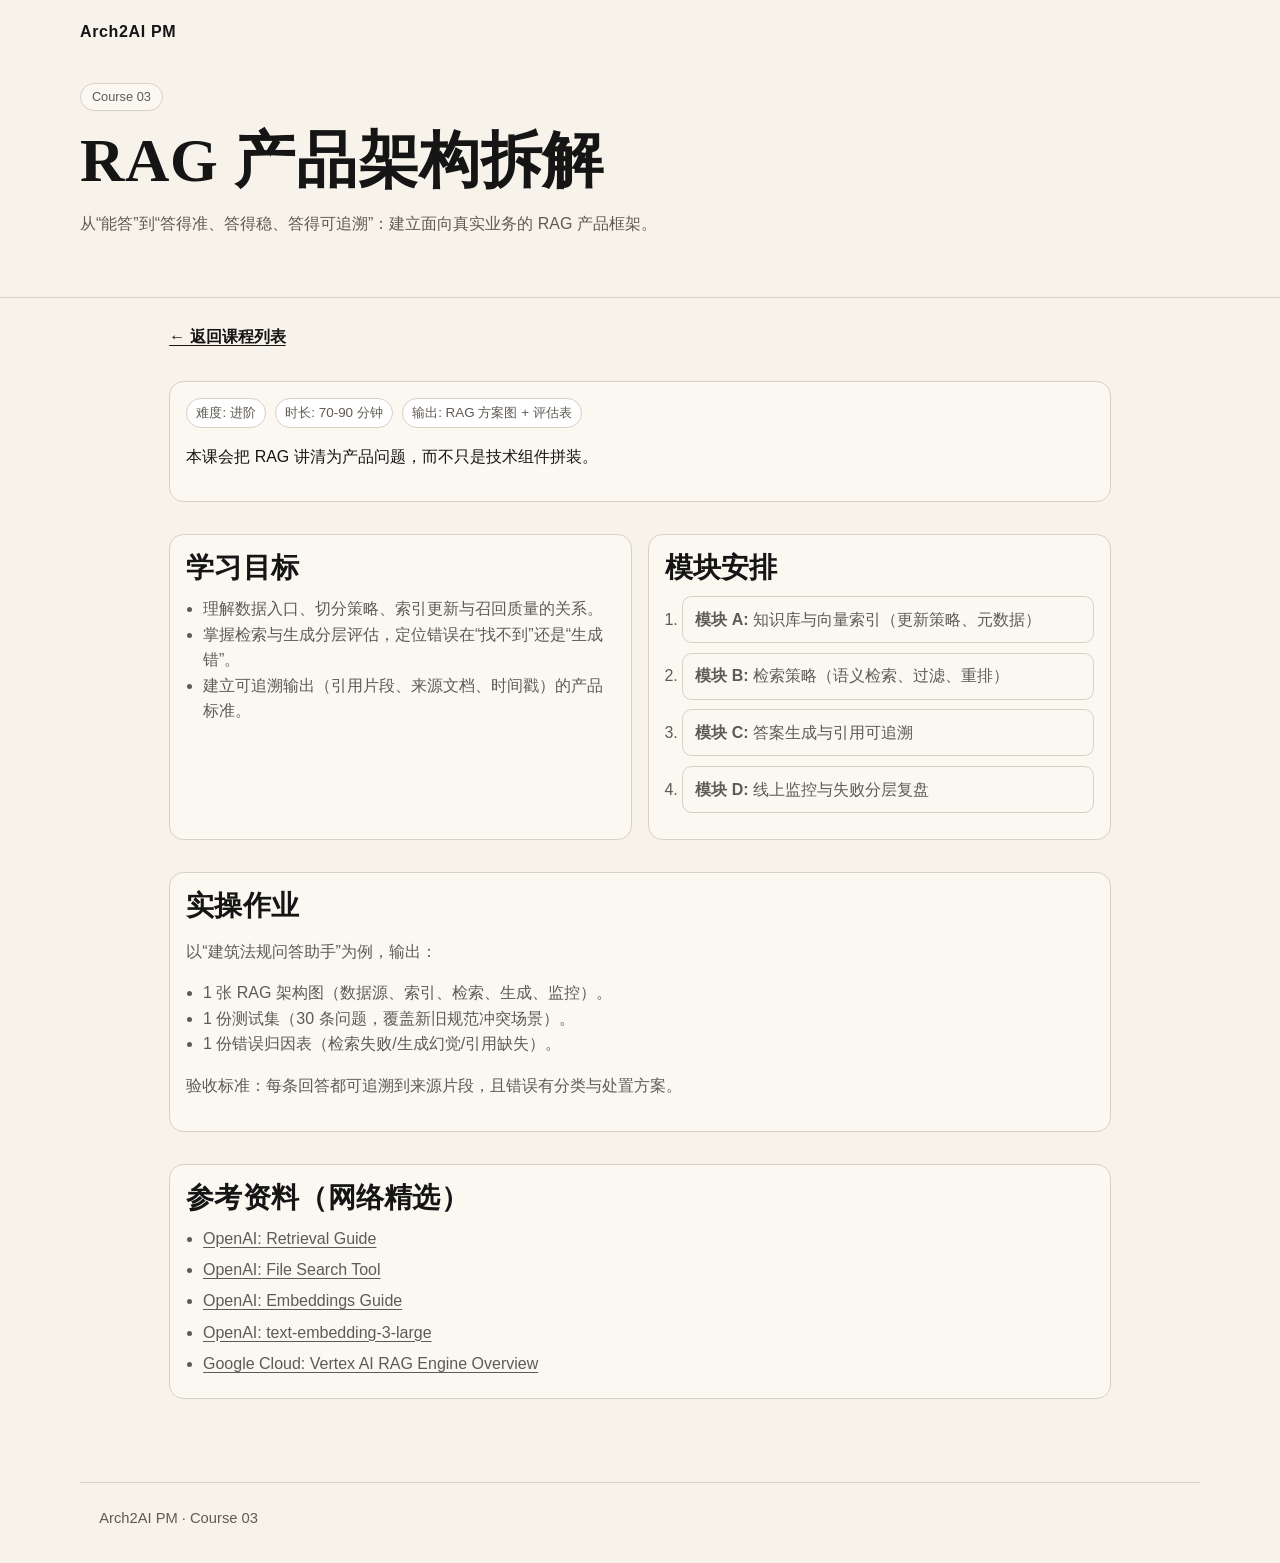
<file: courses/rag-architecture.html>
<!doctype html>
<html lang="zh-CN">
  <head>
    <meta charset="UTF-8" />
    <meta name="viewport" content="width=device-width, initial-scale=1.0" />
    <title>课程详情 - RAG 产品架构拆解</title>
    <meta name="description" content="RAG 产品架构拆解：知识库、检索、生成、评估与治理。" />
    <link rel="stylesheet" href="../styles.css" />
  </head>
  <body>
    <header class="hero">
      <nav class="top-nav"><span class="logo">Arch2AI PM</span></nav>
      <div class="hero-content">
        <p class="badge">Course 03</p>
        <h1>RAG 产品架构拆解</h1>
        <p>从“能答”到“答得准、答得稳、答得可追溯”：建立面向真实业务的 RAG 产品框架。</p>
      </div>
    </header>

    <main class="course-main">
      <a class="back-link" href="../index.html#course-library">← 返回课程列表</a>
      <section class="card-section">
        <article class="course-hero">
          <div class="course-meta">
            <span class="chip">难度: 进阶</span>
            <span class="chip">时长: 70-90 分钟</span>
            <span class="chip">输出: RAG 方案图 + 评估表</span>
          </div>
          <p>本课会把 RAG 讲清为产品问题，而不只是技术组件拼装。</p>
        </article>
      </section>

      <section class="card-section grid-2">
        <article class="card">
          <h2>学习目标</h2>
          <ul class="learning-list">
            <li>理解数据入口、切分策略、索引更新与召回质量的关系。</li>
            <li>掌握检索与生成分层评估，定位错误在“找不到”还是“生成错”。</li>
            <li>建立可追溯输出（引用片段、来源文档、时间戳）的产品标准。</li>
          </ul>
        </article>
        <article class="card">
          <h2>模块安排</h2>
          <ol class="timeline">
            <li><strong>模块 A:</strong> 知识库与向量索引（更新策略、元数据）</li>
            <li><strong>模块 B:</strong> 检索策略（语义检索、过滤、重排）</li>
            <li><strong>模块 C:</strong> 答案生成与引用可追溯</li>
            <li><strong>模块 D:</strong> 线上监控与失败分层复盘</li>
          </ol>
        </article>
      </section>

      <section class="card-section">
        <article class="card deliverable">
          <h2>实操作业</h2>
          <p>以“建筑法规问答助手”为例，输出：</p>
          <ul class="learning-list">
            <li>1 张 RAG 架构图（数据源、索引、检索、生成、监控）。</li>
            <li>1 份测试集（30 条问题，覆盖新旧规范冲突场景）。</li>
            <li>1 份错误归因表（检索失败/生成幻觉/引用缺失）。</li>
          </ul>
          <p>验收标准：每条回答都可追溯到来源片段，且错误有分类与处置方案。</p>
        </article>
      </section>

      <section class="card-section">
        <article class="card">
          <h2>参考资料（网络精选）</h2>
          <ul class="resource-list">
            <li><a href="https://platform.openai.com/docs/guides/retrieval" target="_blank" rel="noreferrer">OpenAI: Retrieval Guide</a></li>
            <li><a href="https://platform.openai.com/docs/guides/tools-file-search" target="_blank" rel="noreferrer">OpenAI: File Search Tool</a></li>
            <li><a href="https://platform.openai.com/docs/guides/embeddings" target="_blank" rel="noreferrer">OpenAI: Embeddings Guide</a></li>
            <li><a href="https://platform.openai.com/docs/models/text-embedding-3-large" target="_blank" rel="noreferrer">OpenAI: text-embedding-3-large</a></li>
            <li><a href="https://cloud.google.com/vertex-ai/generative-ai/docs/rag-engine/rag-overview" target="_blank" rel="noreferrer">Google Cloud: Vertex AI RAG Engine Overview</a></li>
          </ul>
        </article>
      </section>
    </main>

    <footer><p>Arch2AI PM · Course 03</p></footer>
  </body>
</html>
</file>
<file: styles.css>
:root {
  --bg: #f7f3eb;
  --surface: #fbf8f2;
  --surface-strong: #f4efe5;
  --ink: #151515;
  --muted: #5f5a54;
  --line: #d8d0c3;
  --accent: #1d5c4f;
}

* {
  box-sizing: border-box;
}

html,
body {
  margin: 0;
  padding: 0;
  background: var(--bg);
  color: var(--ink);
  font-family: "Soehne", "Avenir Next", "Helvetica Neue", Arial, sans-serif;
  line-height: 1.6;
}

h1,
h2,
h3 {
  font-family: "Iowan Old Style", "Times New Roman", Georgia, serif;
  letter-spacing: 0.01em;
  line-height: 1.2;
  margin-top: 0;
}

a {
  color: inherit;
  text-decoration: none;
}

.hero {
  padding: 1.2rem 1.2rem 3.8rem;
  border-bottom: 1px solid var(--line);
}

.top-nav {
  max-width: 1120px;
  margin: 0 auto;
  display: flex;
  align-items: center;
  justify-content: space-between;
  gap: 1rem;
}

.logo {
  font-weight: 800;
  font-size: 1rem;
  letter-spacing: 0.04em;
}

.nav-links {
  display: flex;
  flex-wrap: wrap;
  justify-content: flex-end;
  gap: 0.9rem;
}

.nav-links a {
  font-size: 0.92rem;
  color: var(--muted);
}

.hero-content {
  max-width: 1120px;
  margin: 2.4rem auto 0;
  text-align: left;
  display: flex;
  flex-direction: column;
  align-items: flex-start;
}

.badge {
  display: inline-block;
  border: 1px solid var(--line);
  border-radius: 999px;
  padding: 0.18rem 0.68rem;
  font-size: 0.8rem;
  color: var(--muted);
  background: var(--surface);
}

h1 {
  margin: 0.8rem 0;
  font-size: clamp(2.1rem, 4.8vw, 4rem);
}

.hero-content p {
  max-width: 760px;
  color: var(--muted);
  margin: 0;
}

.hero-lead {
  text-align: left;
  text-indent: 0;
  margin-left: 0;
  padding-left: 0;
}

.cta,
.ghost-btn {
  border-radius: 999px;
  padding: 0.52rem 1rem;
  font-size: 0.92rem;
  cursor: pointer;
}

.cta {
  display: inline-block;
  margin-top: 1.2rem;
  background: var(--ink);
  color: #fff;
  border: 1px solid var(--ink);
}

.ghost-btn {
  border: 1px solid var(--line);
  background: var(--surface);
  color: var(--muted);
}

main {
  max-width: 1120px;
  margin: 0 auto;
  padding: 1.6rem 1.2rem 1.2rem;
}

.card-section {
  margin: 1.1rem 0 2rem;
}

.card-section h2 {
  font-size: clamp(1.4rem, 2.2vw, 2.1rem);
  margin-bottom: 0.7rem;
}

.section-intro {
  color: var(--muted);
  margin: -0.15rem 0 0.9rem;
  max-width: 760px;
}

.grid-2,
.grid-3 {
  display: grid;
  gap: 0.95rem;
}

.grid-2 {
  grid-template-columns: repeat(2, minmax(0, 1fr));
}

.grid-3 {
  grid-template-columns: repeat(3, minmax(0, 1fr));
}

.card {
  background: var(--surface);
  border: 1px solid var(--line);
  border-radius: 0.9rem;
  padding: 1rem;
  text-align: left;
}

.card h3 {
  margin-bottom: 0.4rem;
  font-size: 1.15rem;
}

.card p,
.card li {
  color: var(--muted);
}

.card ul {
  margin: 0;
  padding-left: 1.05rem;
}

.t-model-card {
  margin-bottom: 0.95rem;
}

.t-model-viz {
  position: relative;
  min-height: 260px;
  border: 1px dashed var(--line);
  border-radius: 0.8rem;
  background: #fff;
}

.t-bar-horizontal,
.t-bar-vertical {
  position: absolute;
  background: var(--ink);
}

.t-bar-horizontal {
  left: 14%;
  right: 14%;
  top: 26%;
  height: 16px;
}

.t-bar-vertical {
  width: 16px;
  top: calc(26% + 8px);
  bottom: 12%;
  left: calc(50% - 8px);
}

.t-node {
  position: absolute;
  background: var(--surface);
  border: 1px solid var(--line);
  border-radius: 999px;
  padding: 0.18rem 0.6rem;
  font-size: 0.82rem;
  color: var(--muted);
  white-space: nowrap;
}

.t-node-top {
  top: 6%;
  left: 50%;
  transform: translateX(-50%);
}

.t-node-left {
  top: 22%;
  left: 10%;
}

.t-node-center {
  top: 60%;
  left: 50%;
  transform: translateX(-50%);
}

.t-node-right {
  top: 22%;
  right: 10%;
}

.t-node-bottom {
  bottom: 8%;
  left: 50%;
  transform: translateX(-50%);
}

.alt .card {
  background: var(--surface-strong);
}

.meta {
  font-size: 0.88rem;
  color: #67625d;
  margin: 0.45rem 0 0;
}

.timeline {
  margin: 0;
  padding-left: 1.1rem;
}

.timeline li {
  list-style-position: outside;
  margin-bottom: 0.62rem;
  background: var(--surface);
  border: 1px solid var(--line);
  border-radius: 0.6rem;
  padding: 0.6rem 0.76rem;
}

.timeline-16 {
  position: relative;
  display: grid;
  gap: 1rem;
  margin-top: 0.4rem;
}

.timeline-16::before {
  content: "";
  position: absolute;
  top: 0.5rem;
  bottom: 0.5rem;
  left: 50%;
  width: 2px;
  transform: translateX(-1px);
  background: #cfd7e6;
}

.timeline-step {
  position: relative;
  width: calc(50% - 1.6rem);
  background: var(--surface);
  border: 1px solid var(--line);
  border-radius: 0.72rem;
  padding: 0.72rem 0.78rem;
}

.timeline-step::after {
  content: "";
  position: absolute;
  top: 50%;
  width: 8px;
  height: 8px;
  margin-top: -4px;
  border-radius: 50%;
  background: #4f8bdc;
  border: 2px solid #dce6f7;
}

.timeline-step.left {
  justify-self: start;
}

.timeline-step.left::after {
  right: -1.98rem;
}

.timeline-step.right {
  justify-self: end;
}

.timeline-step.right::after {
  left: -1.98rem;
}

.timeline-week {
  margin: 0 0 0.2rem;
  font-size: 0.82rem;
  color: #496d9a;
  font-weight: 700;
}

.timeline-step h3 {
  margin: 0;
  font-size: 1.02rem;
}

.timeline-step p {
  margin: 0.28rem 0 0;
}

.plan-tooltip {
  position: absolute;
  left: 50%;
  top: calc(100% + 0.45rem);
  transform: translateX(-50%);
  width: min(360px, 92vw);
  background: #fff;
  border: 1px solid var(--line);
  border-radius: 0.6rem;
  padding: 0.5rem 0.6rem;
  color: #5b5750;
  box-shadow: 0 10px 24px rgba(24, 26, 30, 0.12);
  opacity: 0;
  pointer-events: none;
  transition: opacity 160ms ease, transform 160ms ease;
  z-index: 8;
}

.timeline-step:hover .plan-tooltip {
  opacity: 1;
  transform: translateX(-50%) translateY(2px);
}

.filters {
  display: flex;
  flex-wrap: wrap;
  gap: 0.55rem;
  margin-bottom: 1rem;
}

.filter-btn {
  border: 1px solid var(--line);
  background: var(--surface);
  color: var(--muted);
  border-radius: 999px;
  padding: 0.32rem 0.74rem;
  font-size: 0.88rem;
  cursor: pointer;
}

.filter-btn.is-active {
  border-color: var(--ink);
  color: var(--ink);
}

.course-card.is-hidden {
  display: none;
}

.course-card {
  display: flex;
  flex-direction: column;
  align-items: flex-start;
}

.project-grid h3 {
  display: flex;
  align-items: center;
  gap: 0.46rem;
}

.pixel-icon {
  width: 16px;
  height: 16px;
  flex: 0 0 16px;
  image-rendering: pixelated;
  border: 1px solid #bbb1a1;
}

.px-book {
  background: linear-gradient(90deg, #2d5f8a 0 50%, #d3e4f5 50% 100%);
}

.px-cube {
  background:
    linear-gradient(45deg, transparent 0 24%, #cba675 24% 76%, transparent 76% 100%),
    #f4dfbf;
}

.px-loop {
  background:
    radial-gradient(circle at 30% 50%, #fff 18%, #2f795e 19% 38%, transparent 39%),
    radial-gradient(circle at 70% 50%, #fff 18%, #2f795e 19% 38%, transparent 39%),
    #d7f0e7;
}

.px-map {
  background:
    repeating-linear-gradient(90deg, #b6d1a4 0 4px, #dbeccf 4px 8px),
    repeating-linear-gradient(0deg, #b6d1a4 0 4px, #dbeccf 4px 8px);
}

.px-shield {
  background:
    linear-gradient(180deg, #2f795e 0 62%, #d7f0e7 62% 100%);
}

.px-grid {
  background:
    repeating-linear-gradient(90deg, #7f8694 0 2px, #d6dbe4 2px 5px),
    repeating-linear-gradient(0deg, #7f8694 0 2px, #d6dbe4 2px 5px);
}

.course-status {
  margin: 0.45rem 0 0;
  font-size: 0.86rem;
  font-weight: 700;
  color: #6a665f;
}

.course-card.is-completed {
  border-color: #95baaf;
}

.course-card.is-completed .course-status {
  color: var(--accent);
}

.download-link {
  display: inline-block;
  margin-top: auto;
  padding-top: 0.8rem;
  text-decoration: underline;
  text-underline-offset: 3px;
  color: var(--ink);
  font-weight: 600;
}

.tracker-shell {
  padding: 1rem;
}

.tracker-header {
  display: flex;
  align-items: center;
  justify-content: space-between;
  gap: 1rem;
  margin-bottom: 0.8rem;
}

.progress-bar {
  height: 8px;
  width: min(380px, 100%);
  background: #e7dfd2;
  border-radius: 999px;
  overflow: hidden;
}

.progress-bar span {
  display: block;
  width: 0%;
  height: 100%;
  background: var(--ink);
  transition: width 220ms ease;
}

.task-list {
  display: grid;
  grid-template-columns: repeat(2, minmax(0, 1fr));
  gap: 0.55rem 1rem;
}

.task-list label,
.assessment-form label {
  display: flex;
  align-items: flex-start;
  gap: 0.52rem;
  border: 1px solid var(--line);
  border-radius: 0.62rem;
  padding: 0.56rem 0.62rem;
  font-size: 0.94rem;
  color: var(--muted);
  background: #fff;
}

.task-list input,
.assessment-form input {
  margin-top: 0.22rem;
}

.tracker-actions {
  margin-top: 0.8rem;
}

footer {
  border-top: 1px solid var(--line);
  margin-top: 2rem;
  padding: 1.5rem 1.2rem 2rem;
  color: var(--muted);
  font-size: 0.92rem;
  text-align: left;
  max-width: 1120px;
  margin-left: auto;
  margin-right: auto;
  display: flex;
  align-items: center;
  justify-content: space-between;
  gap: 1rem;
}

footer p {
  margin: 0;
}

.footer-sign {
  white-space: nowrap;
}

.contact-card p {
  margin: 0 0 0.35rem;
}

.contact-card p:last-child {
  margin-bottom: 0;
}

.course-main {
  max-width: 980px;
}

.back-link {
  display: inline-block;
  margin-bottom: 0.9rem;
  color: var(--ink);
  font-weight: 600;
  text-decoration: underline;
  text-underline-offset: 3px;
}

.course-hero,
.deliverable {
  border: 1px solid var(--line);
  border-radius: 0.9rem;
  padding: 1rem;
  background: var(--surface);
}

.course-meta {
  display: flex;
  flex-wrap: wrap;
  gap: 0.55rem;
}

.chip {
  border: 1px solid var(--line);
  border-radius: 999px;
  padding: 0.18rem 0.58rem;
  font-size: 0.84rem;
  color: var(--muted);
  background: #fff;
}

.learning-list,
.resource-list {
  margin: 0;
  padding-left: 1.05rem;
}

.resource-list li {
  margin-bottom: 0.36rem;
}

.resource-list a {
  text-decoration: underline;
  text-underline-offset: 3px;
}

.modal {
  position: fixed;
  inset: 0;
  display: none;
  align-items: center;
  justify-content: center;
  background: rgba(21, 21, 21, 0.42);
  z-index: 90;
  padding: 1rem;
}

.modal.is-open {
  display: flex;
}

.modal-card {
  width: min(780px, 100%);
  max-height: 90vh;
  overflow: auto;
  background: var(--surface);
  border: 1px solid var(--line);
  border-radius: 0.9rem;
  padding: 1rem;
  text-align: left;
}

.modal-card h2 {
  margin-bottom: 0.55rem;
}

.assessment-actions {
  display: flex;
  flex-wrap: wrap;
  gap: 0.55rem;
  margin-top: 0.8rem;
}

.assessment-summary {
  margin: 0.8rem 0 0;
  color: var(--muted);
  font-size: 0.93rem;
}

@media (max-width: 900px) {
  .grid-2,
  .grid-3,
  .task-list {
    grid-template-columns: 1fr;
  }

  .tracker-header {
    flex-direction: column;
    align-items: flex-start;
  }

  .hero {
    padding-bottom: 2.5rem;
  }

  .t-model-viz {
    min-height: 300px;
  }

  .t-node-left,
  .t-node-right {
    top: 20%;
  }

  .timeline-16::before {
    left: 0.35rem;
    transform: none;
  }

  .timeline-step {
    width: calc(100% - 1.5rem);
    justify-self: end;
  }

  .timeline-step.left::after,
  .timeline-step.right::after {
    left: -1rem;
    right: auto;
  }

  .plan-tooltip {
    left: 0;
    transform: none;
    width: 100%;
  }

  .timeline-step:hover .plan-tooltip {
    transform: translateY(2px);
  }

  footer {
    flex-direction: column;
    align-items: flex-start;
  }
}
</file>
